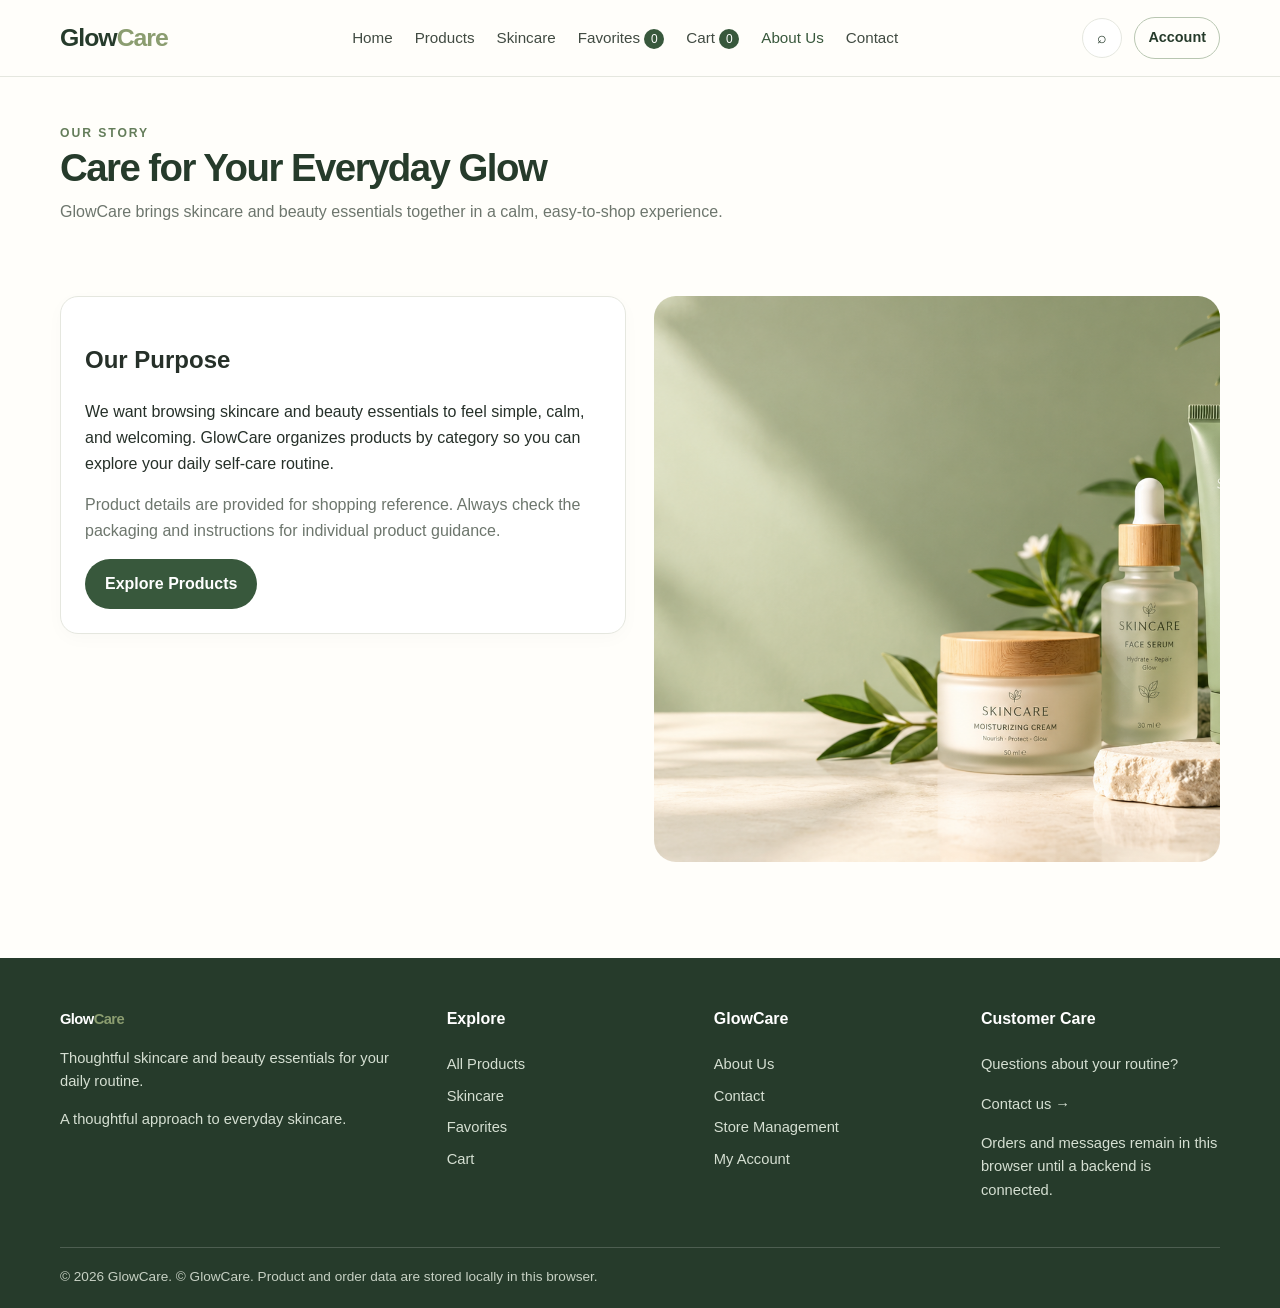
<file: about.html>
<!doctype html>
<html lang="en">

<head>
  <meta charset="utf-8">
  <meta name="viewport" content="width=device-width, initial-scale=1">
  <meta name="description" content="GlowCare premium skincare and beauty essentials.">
  <title>About Us | GlowCare</title>
  <link rel="stylesheet" href="css/style.css">
  <link rel="stylesheet" href="css/responsive.css">
</head>

<body data-page="about">
  <header class="site-header">
    <div class="container navbar">
      <a class="brand" href="index.html" aria-label="GlowCare home">Glow<span>Care</span></a>
      <button class="menu-toggle" type="button" aria-expanded="false" aria-label="Toggle navigation">☰</button>
      <nav class="nav-links" aria-label="Main navigation">
        <a href="index.html">Home</a><a href="products.html">Products</a><a
          href="products.html?category=Skincare">Skincare</a>
        <a href="favorites.html">Favorites <span class="nav-count" data-favorites-count>0</span></a><a
          href="cart.html">Cart <span class="nav-count" data-cart-count>0</span></a>
        <a href="about.html">About Us</a><a href="contact.html">Contact</a>
      </nav>
      <div class="nav-actions"><a class="icon-button" href="products.html" aria-label="Search products">⌕</a><a
          class="button button-secondary button-small" href="account.html">Account</a></div>
    </div>
  </header>

  <main>
    <section class="page-heading">
      <div class="container"><span class="eyebrow">Our story</span>
        <h1>Care for Your Everyday Glow</h1>
        <p>GlowCare brings skincare and beauty essentials together in a calm, easy-to-shop experience.</p>
      </div>
    </section>
    <section class="section">
      <div class="container two-column">
        <div class="content-card">
          <h2>Our Purpose</h2>
          <p>We want browsing skincare and beauty essentials to feel simple, calm, and welcoming. GlowCare organizes
            products by category so you can explore your daily self-care routine.</p>
          <p class="muted">Product details are provided for shopping reference. Always check the packaging and
            instructions for individual product guidance.</p><a class="button button-primary"
            href="products.html">Explore Products</a>
        </div>
        <div class="detail-image"><img src="images/hero-skincare.png" alt="Skincare product arrangement"
            onerror="this.onerror=null;this.src='https://images.unsplash.com/photo-1608248543803-ba4f8c70ae0b?auto=format&fit=crop&w=1000&q=80';">
        </div>
      </div>
    </section>
  </main>

  <footer class="footer">
    <div class="container">
      <div class="footer-grid">
        <div><a class="brand" href="index.html" style="color:white">Glow<span>Care</span></a>
          <p>Thoughtful skincare and beauty essentials for your daily routine.</p>
          <p class="small">A thoughtful approach to everyday skincare.</p>
        </div>
        <div>
          <h4>Explore</h4>
          <div class="footer-links"><a href="products.html">All Products</a><a
              href="products.html?category=Skincare">Skincare</a><a href="favorites.html">Favorites</a><a
              href="cart.html">Cart</a></div>
        </div>
        <div>
          <h4>GlowCare</h4>
          <div class="footer-links"><a href="about.html">About Us</a><a href="contact.html">Contact</a><a
              href="admin.html">Store Management</a><a href="login.html">My Account</a></div>
        </div>
        <div>
          <h4>Customer Care</h4>
          <p>Questions about your routine?</p><a href="contact.html">Contact us →</a>
          <p class="small">Orders and messages remain in this browser until a backend is connected.</p>
        </div>
      </div>
      <div class="footer-bottom">© 2026 GlowCare. © GlowCare. Product and order data are stored locally in this browser.
      </div>
    </div>
  </footer>
  <script src="js/products-data.js"></script>
  <script src="js/utils.js"></script>
  <script src="js/navigation.js"></script>
</body>

</html>
</file>
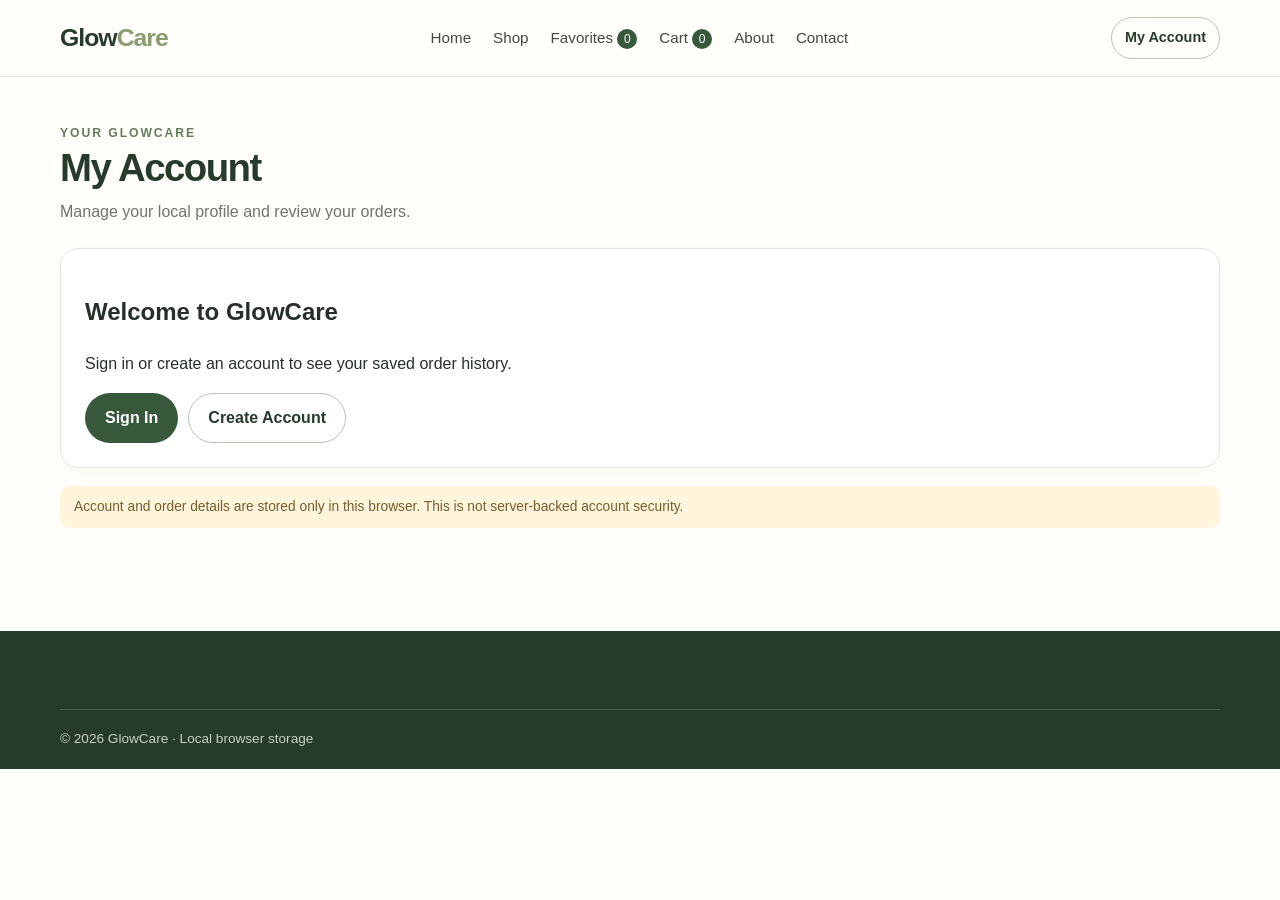
<file: account.html>
<!doctype html>
<html lang="en">

<head>
    <meta charset="utf-8">
    <meta name="viewport" content="width=device-width,initial-scale=1">
    <meta name="description" content="Your GlowCare account and order history.">
    <title>My Account | GlowCare</title>
    <link rel="stylesheet" href="css/style.css">
    <link rel="stylesheet" href="css/responsive.css">
</head>

<body data-page="account">
    <header class="site-header">
        <div class="container navbar"><a class="brand" href="index.html">Glow<span>Care</span></a><button
                class="menu-toggle" type="button" aria-expanded="false" aria-label="Toggle navigation">☰</button>
            <nav class="nav-links" aria-label="Main navigation"><a href="index.html">Home</a><a
                    href="products.html">Shop</a><a href="favorites.html">Favorites <span class="nav-count"
                        data-favorites-count>0</span></a><a href="cart.html">Cart <span class="nav-count"
                        data-cart-count>0</span></a><a href="about.html">About</a><a href="contact.html">Contact</a>
            </nav>
            <div class="nav-actions"><a class="button button-secondary button-small" href="account.html">My Account</a>
            </div>
        </div>
    </header>
    <main>
        <section class="page-heading">
            <div class="container"><span class="eyebrow">Your GlowCare</span>
                <h1>My Account</h1>
                <p>Manage your local profile and review your orders.</p>
            </div>
        </section>
        <section class="page-layout">
            <div class="container">
                <div id="account-content" class="content-card"></div>
                <div class="site-notice" style="margin-top:18px">Account and order details are stored only in this
                    browser. This is not server-backed account security.</div>
            </div>
        </section>
    </main>
    <footer class="footer">
        <div class="container">
            <div class="footer-bottom">© <span data-year></span> GlowCare · Local browser storage</div>
        </div>
    </footer>
    <script src="js/products-data.js"></script>
    <script src="js/utils.js"></script>
    <script src="js/navigation.js"></script>
    <script src="js/account.js"></script>
</body>

</html>
</file>
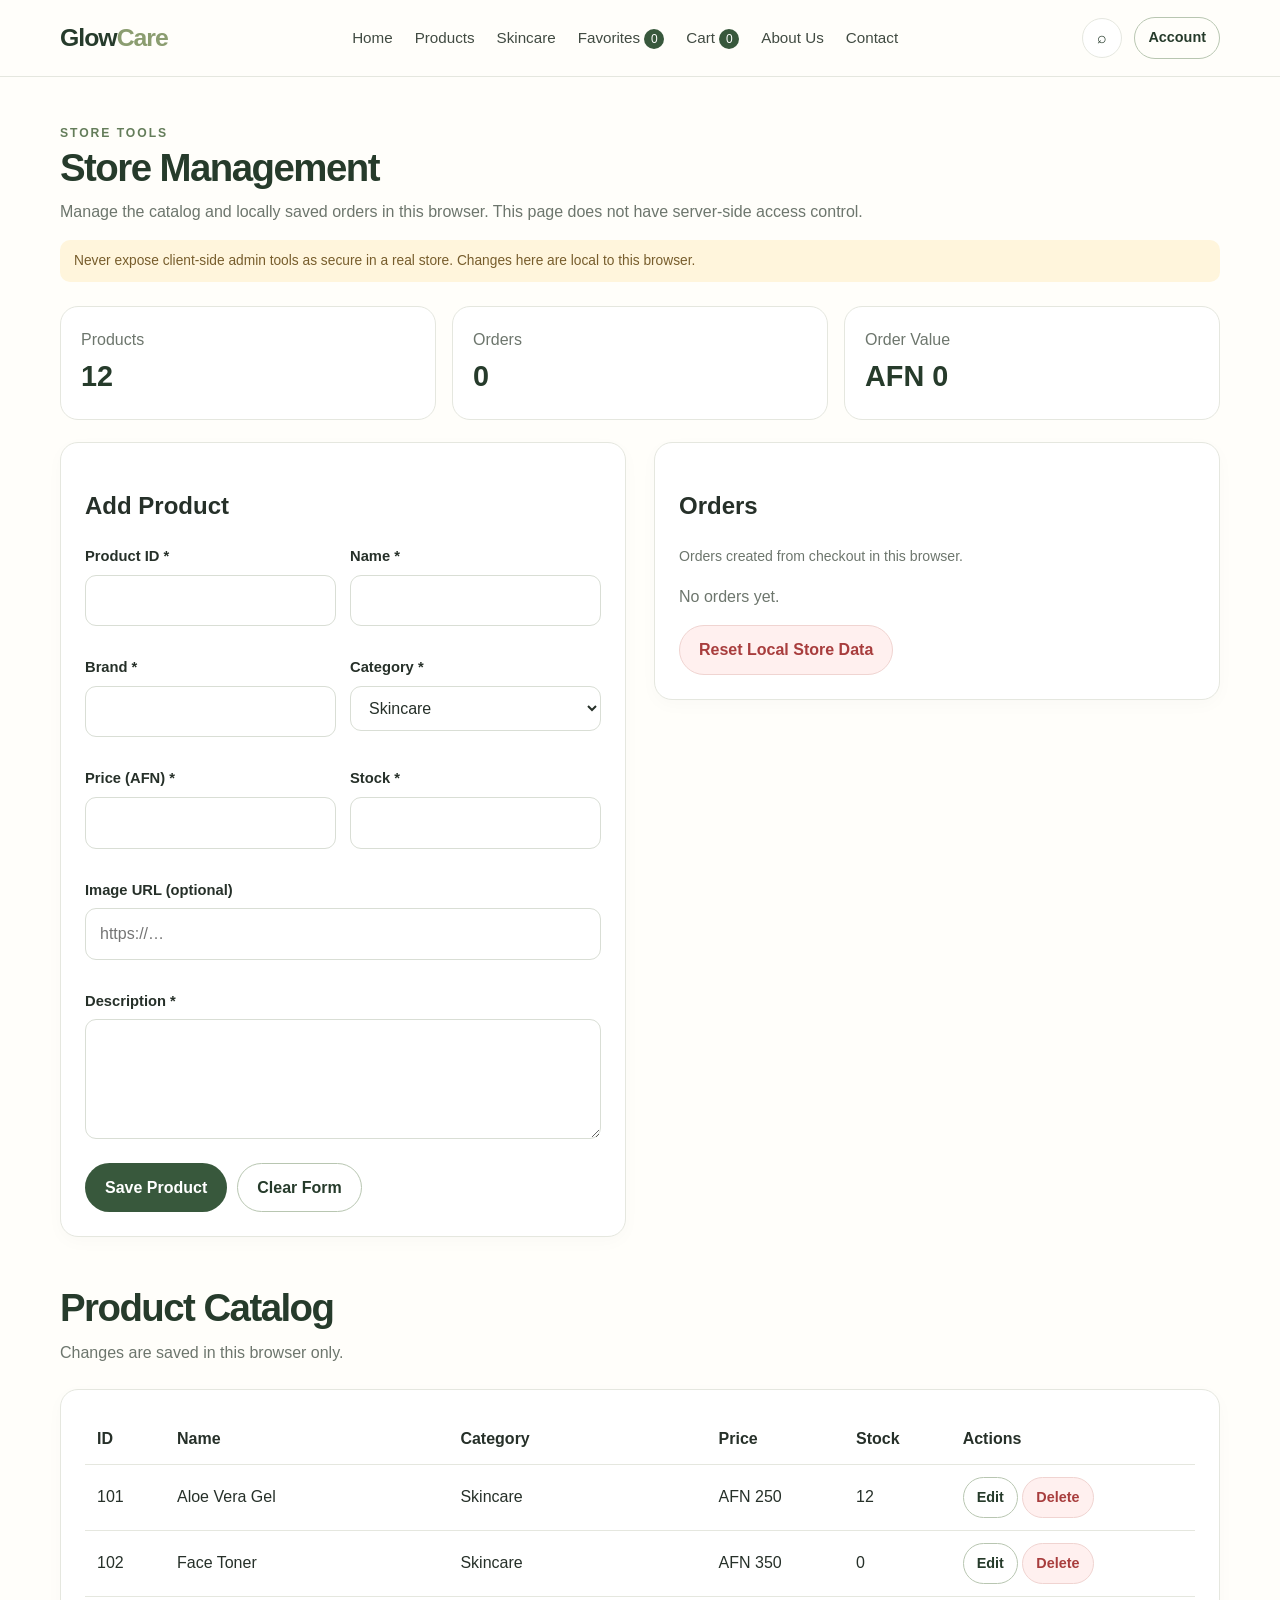
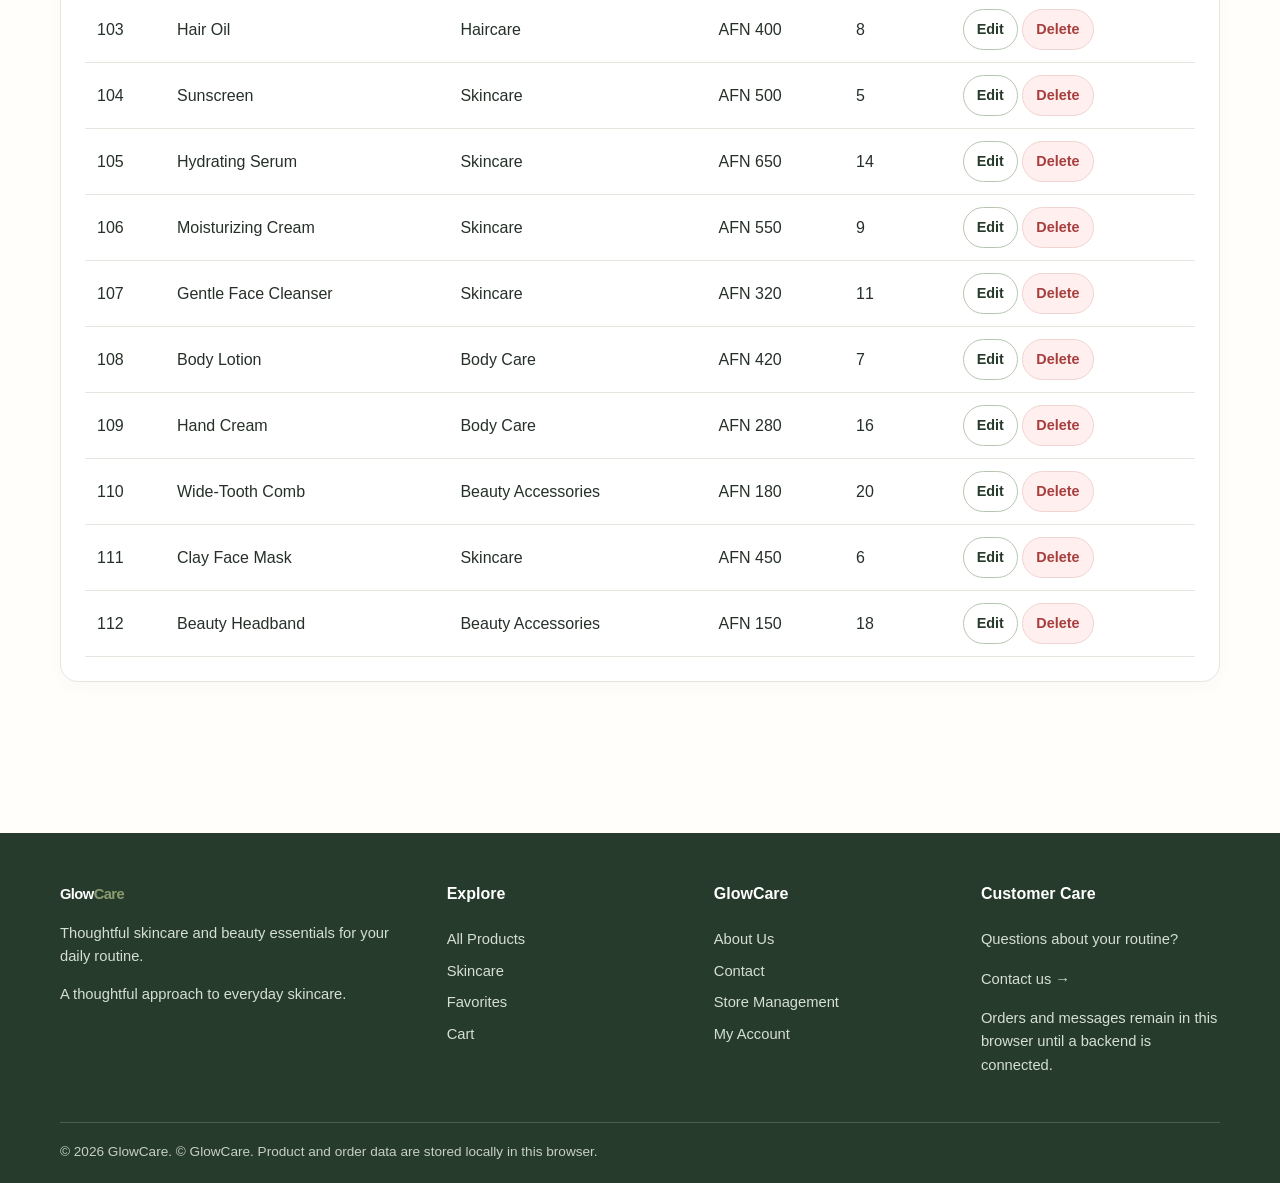
<file: admin.html>
<!doctype html>
<html lang="en">

<head>
  <meta charset="utf-8">
  <meta name="viewport" content="width=device-width, initial-scale=1">
  <meta name="description" content="GlowCare premium skincare and beauty essentials.">
  <title>Store Management | GlowCare</title>
  <link rel="stylesheet" href="css/style.css">
  <link rel="stylesheet" href="css/responsive.css">
  <link rel="stylesheet" href="css/admin.css">
</head>

<body data-page="admin">
  <header class="site-header">
    <div class="container navbar">
      <a class="brand" href="index.html" aria-label="GlowCare home">Glow<span>Care</span></a>
      <button class="menu-toggle" type="button" aria-expanded="false" aria-label="Toggle navigation">☰</button>
      <nav class="nav-links" aria-label="Main navigation">
        <a href="index.html">Home</a><a href="products.html">Products</a><a
          href="products.html?category=Skincare">Skincare</a>
        <a href="favorites.html">Favorites <span class="nav-count" data-favorites-count>0</span></a><a
          href="cart.html">Cart <span class="nav-count" data-cart-count>0</span></a>
        <a href="about.html">About Us</a><a href="contact.html">Contact</a>
      </nav>
      <div class="nav-actions"><a class="icon-button" href="products.html" aria-label="Search products">⌕</a><a
          class="button button-secondary button-small" href="account.html">Account</a></div>
    </div>
  </header>

  <main>
    <section class="page-heading">
      <div class="container"><span class="eyebrow">Store tools</span>
        <h1>Store Management</h1>
        <p>Manage the catalog and locally saved orders in this browser. This page does not have server-side access
          control.</p>
        <div class="site-notice">Never expose client-side admin tools as secure in a real store. Changes here are local
          to this browser.</div>
      </div>
    </section>
    <section class="page-layout">
      <div class="container">
        <div class="admin-stats" id="admin-stats"></div>
        <div class="two-column">
          <form class="content-card" id="admin-product-form">
            <h2 id="admin-form-title">Add Product</h2>
            <div class="admin-form-grid">
              <div class="form-field"><label for="admin-id">Product ID *</label><input id="admin-id" name="id"
                  type="number" min="1" required></div>
              <div class="form-field"><label for="admin-name">Name *</label><input id="admin-name" name="name" required
                  maxlength="100"></div>
              <div class="form-field"><label for="admin-brand">Brand *</label><input id="admin-brand" name="brand"
                  required maxlength="100"></div>
              <div class="form-field"><label for="admin-category">Category *</label><select id="admin-category"
                  name="category" required>
                  <option value="Skincare">Skincare</option>
                  <option value="Haircare">Haircare</option>
                  <option value="Body Care">Body Care</option>
                  <option value="Beauty Accessories">Beauty Accessories</option>
                </select></div>
              <div class="form-field"><label for="admin-price">Price (AFN) *</label><input id="admin-price" name="price"
                  type="number" min="0" step="1" required></div>
              <div class="form-field"><label for="admin-stock">Stock *</label><input id="admin-stock" name="stock"
                  type="number" min="0" step="1" required></div>
              <div class="form-field" style="grid-column:1/-1"><label for="admin-image">Image URL
                  (optional)</label><input id="admin-image" name="image" type="url" placeholder="https://…"></div>
              <div class="form-field" style="grid-column:1/-1"><label for="admin-description">Description
                  *</label><textarea id="admin-description" name="description" required maxlength="500"></textarea>
              </div>
            </div>
            <div class="inline-actions"><button class="button button-primary" type="submit">Save Product</button><button
                class="button button-secondary" type="button" id="admin-clear-form">Clear Form</button></div>
            <div id="admin-message" hidden></div>
          </form>
          <div class="content-card">
            <h2>Orders</h2>
            <p class="muted small">Orders created from checkout in this browser.</p>
            <div id="admin-orders"></div><button class="button button-danger" id="admin-reset" type="button">Reset Local
              Store Data</button>
          </div>
        </div>
        <section class="section">
          <div class="section-heading">
            <div>
              <h2>Product Catalog</h2>
              <p>Changes are saved in this browser only.</p>
            </div>
          </div>
          <div class="content-card table-wrap">
            <table class="admin-table">
              <thead>
                <tr>
                  <th>ID</th>
                  <th>Name</th>
                  <th>Category</th>
                  <th>Price</th>
                  <th>Stock</th>
                  <th>Actions</th>
                </tr>
              </thead>
              <tbody id="admin-products"></tbody>
            </table>
          </div>
        </section>
      </div>
    </section>
  </main>

  <footer class="footer">
    <div class="container">
      <div class="footer-grid">
        <div><a class="brand" href="index.html" style="color:white">Glow<span>Care</span></a>
          <p>Thoughtful skincare and beauty essentials for your daily routine.</p>
          <p class="small">A thoughtful approach to everyday skincare.</p>
        </div>
        <div>
          <h4>Explore</h4>
          <div class="footer-links"><a href="products.html">All Products</a><a
              href="products.html?category=Skincare">Skincare</a><a href="favorites.html">Favorites</a><a
              href="cart.html">Cart</a></div>
        </div>
        <div>
          <h4>GlowCare</h4>
          <div class="footer-links"><a href="about.html">About Us</a><a href="contact.html">Contact</a><a
              href="admin.html">Store Management</a><a href="login.html">My Account</a></div>
        </div>
        <div>
          <h4>Customer Care</h4>
          <p>Questions about your routine?</p><a href="contact.html">Contact us →</a>
          <p class="small">Orders and messages remain in this browser until a backend is connected.</p>
        </div>
      </div>
      <div class="footer-bottom">© 2026 GlowCare. © GlowCare. Product and order data are stored locally in this browser.
      </div>
    </div>
  </footer>
  <script src="js/products-data.js"></script>
  <script src="js/utils.js"></script>
  <script src="js/navigation.js"></script>
  <script src="js/admin.js"></script>
</body>

</html>
</file>
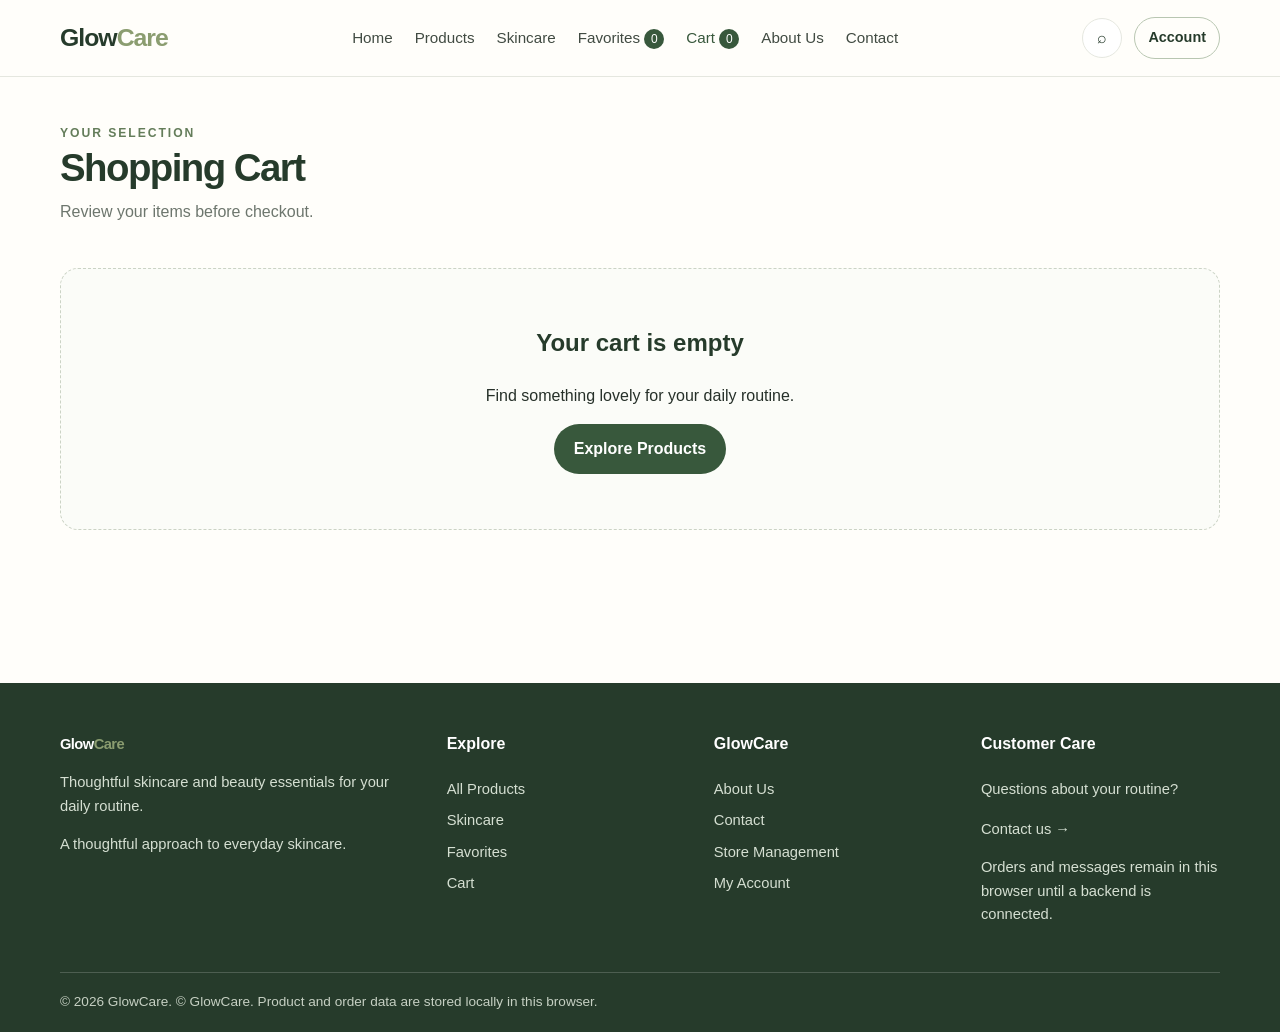
<file: cart.html>
<!doctype html>
<html lang="en">

<head>
  <meta charset="utf-8">
  <meta name="viewport" content="width=device-width, initial-scale=1">
  <meta name="description" content="GlowCare premium skincare and beauty essentials.">
  <title>Shopping Cart | GlowCare</title>
  <link rel="stylesheet" href="css/style.css">
  <link rel="stylesheet" href="css/responsive.css">
  <link rel="stylesheet" href="css/cart.css">
</head>

<body data-page="cart">
  <header class="site-header">
    <div class="container navbar">
      <a class="brand" href="index.html" aria-label="GlowCare home">Glow<span>Care</span></a>
      <button class="menu-toggle" type="button" aria-expanded="false" aria-label="Toggle navigation">☰</button>
      <nav class="nav-links" aria-label="Main navigation">
        <a href="index.html">Home</a><a href="products.html">Products</a><a
          href="products.html?category=Skincare">Skincare</a>
        <a href="favorites.html">Favorites <span class="nav-count" data-favorites-count>0</span></a><a
          href="cart.html">Cart <span class="nav-count" data-cart-count>0</span></a>
        <a href="about.html">About Us</a><a href="contact.html">Contact</a>
      </nav>
      <div class="nav-actions"><a class="icon-button" href="products.html" aria-label="Search products">⌕</a><a
          class="button button-secondary button-small" href="account.html">Account</a></div>
    </div>
  </header>

  <main>
    <section class="page-heading">
      <div class="container"><span class="eyebrow">Your selection</span>
        <h1>Shopping Cart</h1>
        <p>Review your items before checkout.</p>
      </div>
    </section>
    <section class="page-layout">
      <div class="container" id="cart-content"></div>
    </section>
  </main>

  <footer class="footer">
    <div class="container">
      <div class="footer-grid">
        <div><a class="brand" href="index.html" style="color:white">Glow<span>Care</span></a>
          <p>Thoughtful skincare and beauty essentials for your daily routine.</p>
          <p class="small">A thoughtful approach to everyday skincare.</p>
        </div>
        <div>
          <h4>Explore</h4>
          <div class="footer-links"><a href="products.html">All Products</a><a
              href="products.html?category=Skincare">Skincare</a><a href="favorites.html">Favorites</a><a
              href="cart.html">Cart</a></div>
        </div>
        <div>
          <h4>GlowCare</h4>
          <div class="footer-links"><a href="about.html">About Us</a><a href="contact.html">Contact</a><a
              href="admin.html">Store Management</a><a href="login.html">My Account</a></div>
        </div>
        <div>
          <h4>Customer Care</h4>
          <p>Questions about your routine?</p><a href="contact.html">Contact us →</a>
          <p class="small">Orders and messages remain in this browser until a backend is connected.</p>
        </div>
      </div>
      <div class="footer-bottom">© 2026 GlowCare. © GlowCare. Product and order data are stored locally in this browser.
      </div>
    </div>
  </footer>
  <script src="js/products-data.js"></script>
  <script src="js/utils.js"></script>
  <script src="js/navigation.js"></script>
  <script src="js/cart.js"></script>
</body>

</html>
</file>
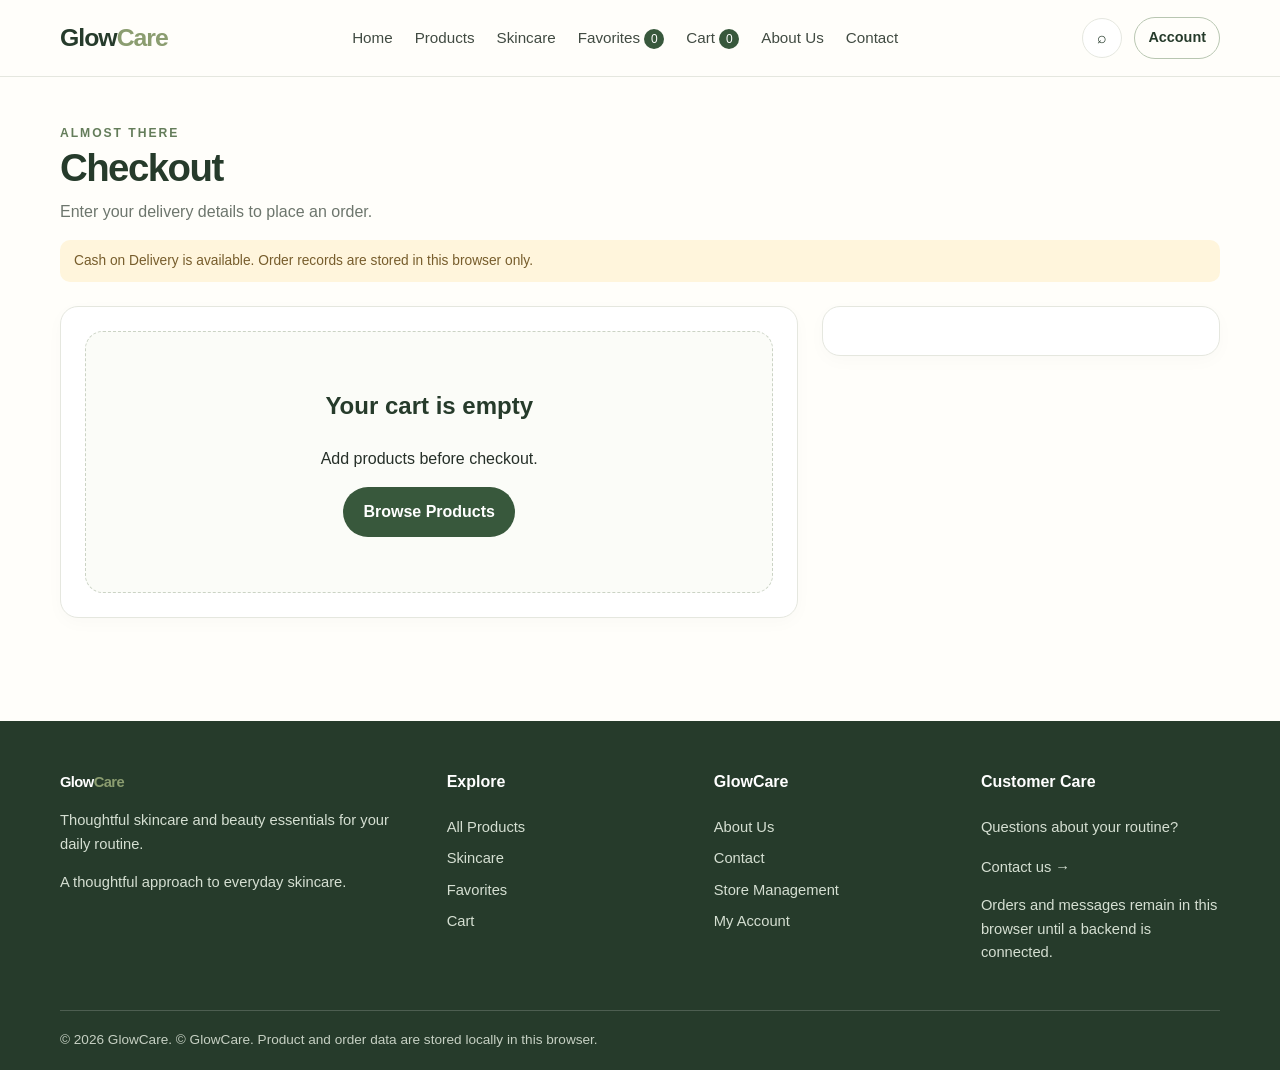
<file: checkout.html>
<!doctype html>
<html lang="en">

<head>
  <meta charset="utf-8">
  <meta name="viewport" content="width=device-width, initial-scale=1">
  <meta name="description" content="GlowCare premium skincare and beauty essentials.">
  <title>Checkout | GlowCare</title>
  <link rel="stylesheet" href="css/style.css">
  <link rel="stylesheet" href="css/responsive.css">
  <link rel="stylesheet" href="css/cart.css">
</head>

<body data-page="checkout">
  <header class="site-header">
    <div class="container navbar">
      <a class="brand" href="index.html" aria-label="GlowCare home">Glow<span>Care</span></a>
      <button class="menu-toggle" type="button" aria-expanded="false" aria-label="Toggle navigation">☰</button>
      <nav class="nav-links" aria-label="Main navigation">
        <a href="index.html">Home</a><a href="products.html">Products</a><a
          href="products.html?category=Skincare">Skincare</a>
        <a href="favorites.html">Favorites <span class="nav-count" data-favorites-count>0</span></a><a
          href="cart.html">Cart <span class="nav-count" data-cart-count>0</span></a>
        <a href="about.html">About Us</a><a href="contact.html">Contact</a>
      </nav>
      <div class="nav-actions"><a class="icon-button" href="products.html" aria-label="Search products">⌕</a><a
          class="button button-secondary button-small" href="account.html">Account</a></div>
    </div>
  </header>

  <main>
    <section class="page-heading">
      <div class="container"><span class="eyebrow">Almost there</span>
        <h1>Checkout</h1>
        <p>Enter your delivery details to place an order.</p>
        <div class="site-notice">Cash on Delivery is available. Order records are stored in this browser only.</div>
      </div>
    </section>
    <section class="page-layout">
      <div class="container checkout-layout">
        <form class="content-card" id="checkout-form">
          <h2>Delivery Information</h2>
          <div class="form-field"><label for="customer-name">Full name *</label><input id="customer-name" name="name"
              autocomplete="name" required minlength="2" maxlength="100"></div>
          <div class="form-field"><label for="customer-phone">Phone number *</label><input id="customer-phone"
              name="phone" autocomplete="tel" required minlength="6" maxlength="25" pattern="[0-9+() -]{6,25}"
              title="Enter a valid phone number using digits and common phone symbols."></div>
          <div class="form-field"><label for="customer-email">Email (optional)</label><input id="customer-email"
              name="email" type="email" autocomplete="email"></div>
          <div class="form-field"><label for="customer-address">Delivery address *</label><textarea
              id="customer-address" name="address" required minlength="5" maxlength="300"
              autocomplete="street-address"></textarea></div>
          <div class="form-field"><label for="customer-city">City / Province *</label><input id="customer-city"
              name="city" required minlength="2" maxlength="100" autocomplete="address-level2"></div>
          <div class="form-field"><label for="customer-notes">Order notes (optional)</label><textarea
              id="customer-notes" name="notes" maxlength="500"></textarea></div>
          <div class="form-field"><label for="payment-method">Payment method</label><select id="payment-method"
              name="payment">
              <option value="cod">Cash on Delivery</option>
            </select><small class="muted">No real payment is processed.</small></div>
          <div id="checkout-message" hidden></div><button class="button button-primary" type="submit">Place
            Order</button>
        </form>
        <aside class="content-card" id="checkout-summary">
          <h2>Order Summary</h2>
        </aside>
      </div>
    </section>
  </main>

  <footer class="footer">
    <div class="container">
      <div class="footer-grid">
        <div><a class="brand" href="index.html" style="color:white">Glow<span>Care</span></a>
          <p>Thoughtful skincare and beauty essentials for your daily routine.</p>
          <p class="small">A thoughtful approach to everyday skincare.</p>
        </div>
        <div>
          <h4>Explore</h4>
          <div class="footer-links"><a href="products.html">All Products</a><a
              href="products.html?category=Skincare">Skincare</a><a href="favorites.html">Favorites</a><a
              href="cart.html">Cart</a></div>
        </div>
        <div>
          <h4>GlowCare</h4>
          <div class="footer-links"><a href="about.html">About Us</a><a href="contact.html">Contact</a><a
              href="admin.html">Store Management</a><a href="login.html">My Account</a></div>
        </div>
        <div>
          <h4>Customer Care</h4>
          <p>Questions about your routine?</p><a href="contact.html">Contact us →</a>
          <p class="small">Orders and messages remain in this browser until a backend is connected.</p>
        </div>
      </div>
      <div class="footer-bottom">© 2026 GlowCare. © GlowCare. Product and order data are stored locally in this browser.
      </div>
    </div>
  </footer>
  <script src="js/products-data.js"></script>
  <script src="js/utils.js"></script>
  <script src="js/navigation.js"></script>
  <script src="js/checkout.js"></script>
</body>

</html>
</file>
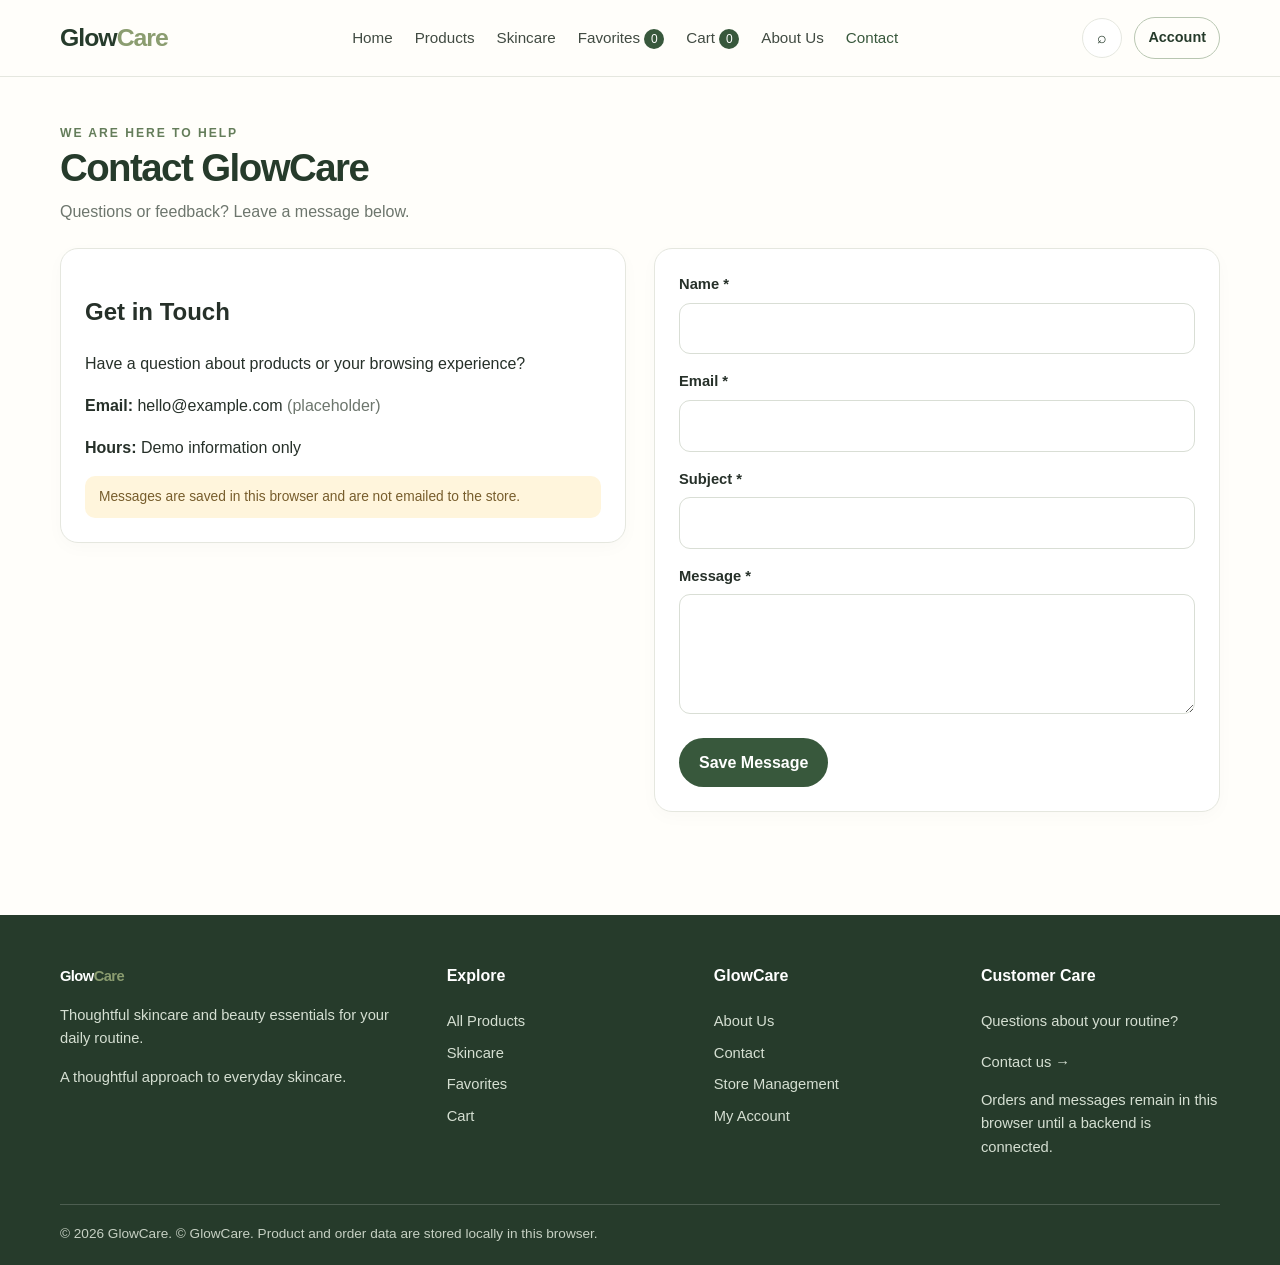
<file: contact.html>
<!doctype html>
<html lang="en">

<head>
  <meta charset="utf-8">
  <meta name="viewport" content="width=device-width, initial-scale=1">
  <meta name="description" content="GlowCare premium skincare and beauty essentials.">
  <title>Contact | GlowCare</title>
  <link rel="stylesheet" href="css/style.css">
  <link rel="stylesheet" href="css/responsive.css">
</head>

<body data-page="contact">
  <header class="site-header">
    <div class="container navbar">
      <a class="brand" href="index.html" aria-label="GlowCare home">Glow<span>Care</span></a>
      <button class="menu-toggle" type="button" aria-expanded="false" aria-label="Toggle navigation">☰</button>
      <nav class="nav-links" aria-label="Main navigation">
        <a href="index.html">Home</a><a href="products.html">Products</a><a
          href="products.html?category=Skincare">Skincare</a>
        <a href="favorites.html">Favorites <span class="nav-count" data-favorites-count>0</span></a><a
          href="cart.html">Cart <span class="nav-count" data-cart-count>0</span></a>
        <a href="about.html">About Us</a><a href="contact.html">Contact</a>
      </nav>
      <div class="nav-actions"><a class="icon-button" href="products.html" aria-label="Search products">⌕</a><a
          class="button button-secondary button-small" href="account.html">Account</a></div>
    </div>
  </header>

  <main>
    <section class="page-heading">
      <div class="container"><span class="eyebrow">We are here to help</span>
        <h1>Contact GlowCare</h1>
        <p>Questions or feedback? Leave a message below.</p>
      </div>
    </section>
    <section class="page-layout">
      <div class="container two-column">
        <div class="content-card">
          <h2>Get in Touch</h2>
          <p>Have a question about products or your browsing experience?</p>
          <p><strong>Email:</strong> hello@example.com <span class="muted">(placeholder)</span></p>
          <p><strong>Hours:</strong> Demo information only</p>
          <div class="site-notice">Messages are saved in this browser and are not emailed to the store.</div>
        </div>
        <form class="content-card" id="contact-form">
          <div class="form-field"><label for="contact-name">Name *</label><input id="contact-name" name="name" required
              minlength="2" maxlength="100"></div>
          <div class="form-field"><label for="contact-email">Email *</label><input id="contact-email" name="email"
              type="email" required></div>
          <div class="form-field"><label for="contact-subject">Subject *</label><input id="contact-subject"
              name="subject" required maxlength="120"></div>
          <div class="form-field"><label for="contact-text">Message *</label><textarea id="contact-text" name="message"
              required minlength="10" maxlength="1000"></textarea></div>
          <div id="contact-message" hidden></div><button class="button button-primary" type="submit">Save
            Message</button>
        </form>
      </div>
    </section>
  </main>

  <footer class="footer">
    <div class="container">
      <div class="footer-grid">
        <div><a class="brand" href="index.html" style="color:white">Glow<span>Care</span></a>
          <p>Thoughtful skincare and beauty essentials for your daily routine.</p>
          <p class="small">A thoughtful approach to everyday skincare.</p>
        </div>
        <div>
          <h4>Explore</h4>
          <div class="footer-links"><a href="products.html">All Products</a><a
              href="products.html?category=Skincare">Skincare</a><a href="favorites.html">Favorites</a><a
              href="cart.html">Cart</a></div>
        </div>
        <div>
          <h4>GlowCare</h4>
          <div class="footer-links"><a href="about.html">About Us</a><a href="contact.html">Contact</a><a
              href="admin.html">Store Management</a><a href="login.html">My Account</a></div>
        </div>
        <div>
          <h4>Customer Care</h4>
          <p>Questions about your routine?</p><a href="contact.html">Contact us →</a>
          <p class="small">Orders and messages remain in this browser until a backend is connected.</p>
        </div>
      </div>
      <div class="footer-bottom">© 2026 GlowCare. © GlowCare. Product and order data are stored locally in this browser.
      </div>
    </div>
  </footer>
  <script src="js/products-data.js"></script>
  <script src="js/utils.js"></script>
  <script src="js/navigation.js"></script>
  <script src="js/contact.js"></script>
</body>

</html>
</file>
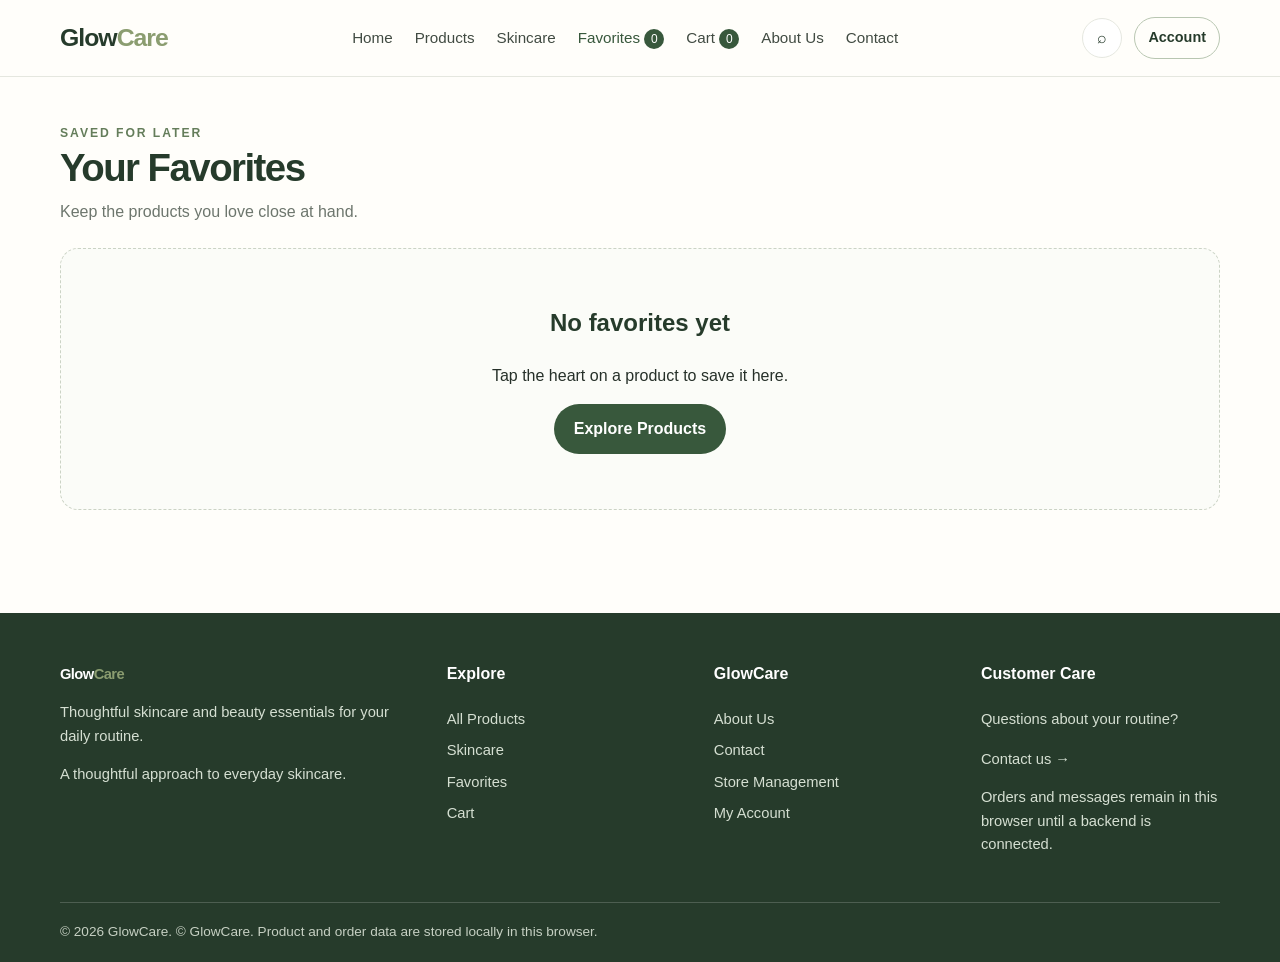
<file: favorites.html>
<!doctype html>
<html lang="en">

<head>
  <meta charset="utf-8">
  <meta name="viewport" content="width=device-width, initial-scale=1">
  <meta name="description" content="GlowCare premium skincare and beauty essentials.">
  <title>Favorites | GlowCare</title>
  <link rel="stylesheet" href="css/style.css">
  <link rel="stylesheet" href="css/responsive.css">
</head>

<body data-page="favorites">
  <header class="site-header">
    <div class="container navbar">
      <a class="brand" href="index.html" aria-label="GlowCare home">Glow<span>Care</span></a>
      <button class="menu-toggle" type="button" aria-expanded="false" aria-label="Toggle navigation">☰</button>
      <nav class="nav-links" aria-label="Main navigation">
        <a href="index.html">Home</a><a href="products.html">Products</a><a
          href="products.html?category=Skincare">Skincare</a>
        <a href="favorites.html">Favorites <span class="nav-count" data-favorites-count>0</span></a><a
          href="cart.html">Cart <span class="nav-count" data-cart-count>0</span></a>
        <a href="about.html">About Us</a><a href="contact.html">Contact</a>
      </nav>
      <div class="nav-actions"><a class="icon-button" href="products.html" aria-label="Search products">⌕</a><a
          class="button button-secondary button-small" href="account.html">Account</a></div>
    </div>
  </header>

  <main>
    <section class="page-heading">
      <div class="container"><span class="eyebrow">Saved for later</span>
        <h1>Your Favorites</h1>
        <p>Keep the products you love close at hand.</p>
      </div>
    </section>
    <section class="page-layout">
      <div class="container">
        <div class="product-grid" id="favorites-grid"></div>
        <div class="empty-state" id="favorites-empty" hidden>
          <h2>No favorites yet</h2>
          <p>Tap the heart on a product to save it here.</p><a class="button button-primary"
            href="products.html">Explore Products</a>
        </div>
      </div>
    </section>
  </main>

  <footer class="footer">
    <div class="container">
      <div class="footer-grid">
        <div><a class="brand" href="index.html" style="color:white">Glow<span>Care</span></a>
          <p>Thoughtful skincare and beauty essentials for your daily routine.</p>
          <p class="small">A thoughtful approach to everyday skincare.</p>
        </div>
        <div>
          <h4>Explore</h4>
          <div class="footer-links"><a href="products.html">All Products</a><a
              href="products.html?category=Skincare">Skincare</a><a href="favorites.html">Favorites</a><a
              href="cart.html">Cart</a></div>
        </div>
        <div>
          <h4>GlowCare</h4>
          <div class="footer-links"><a href="about.html">About Us</a><a href="contact.html">Contact</a><a
              href="admin.html">Store Management</a><a href="login.html">My Account</a></div>
        </div>
        <div>
          <h4>Customer Care</h4>
          <p>Questions about your routine?</p><a href="contact.html">Contact us →</a>
          <p class="small">Orders and messages remain in this browser until a backend is connected.</p>
        </div>
      </div>
      <div class="footer-bottom">© 2026 GlowCare. © GlowCare. Product and order data are stored locally in this browser.
      </div>
    </div>
  </footer>
  <script src="js/products-data.js"></script>
  <script src="js/utils.js"></script>
  <script src="js/navigation.js"></script>
  <script src="js/favorites.js"></script>
</body>

</html>
</file>
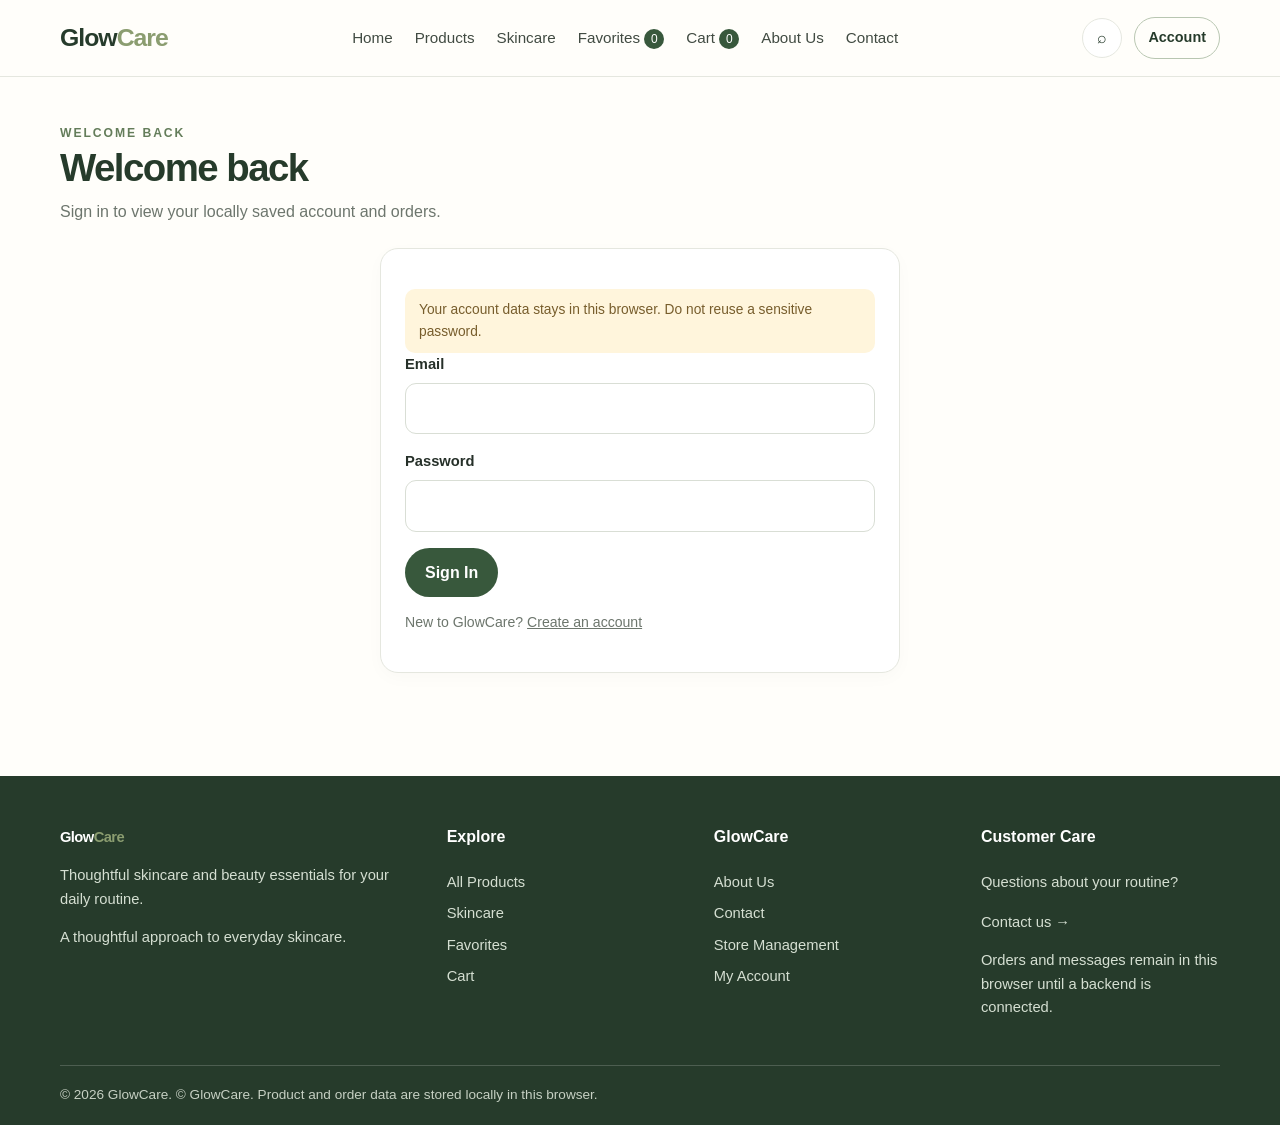
<file: login.html>
<!doctype html>
<html lang="en">

<head>
  <meta charset="utf-8">
  <meta name="viewport" content="width=device-width, initial-scale=1">
  <meta name="description" content="GlowCare premium skincare and beauty essentials.">
  <title>Sign In | GlowCare</title>
  <link rel="stylesheet" href="css/style.css">
  <link rel="stylesheet" href="css/responsive.css">
</head>

<body data-page="login">
  <header class="site-header">
    <div class="container navbar">
      <a class="brand" href="index.html" aria-label="GlowCare home">Glow<span>Care</span></a>
      <button class="menu-toggle" type="button" aria-expanded="false" aria-label="Toggle navigation">☰</button>
      <nav class="nav-links" aria-label="Main navigation">
        <a href="index.html">Home</a><a href="products.html">Products</a><a
          href="products.html?category=Skincare">Skincare</a>
        <a href="favorites.html">Favorites <span class="nav-count" data-favorites-count>0</span></a><a
          href="cart.html">Cart <span class="nav-count" data-cart-count>0</span></a>
        <a href="about.html">About Us</a><a href="contact.html">Contact</a>
      </nav>
      <div class="nav-actions"><a class="icon-button" href="products.html" aria-label="Search products">⌕</a><a
          class="button button-secondary button-small" href="account.html">Account</a></div>
    </div>
  </header>

  <main>
    <section class="page-heading">
      <div class="container"><span class="eyebrow">Welcome back</span>
        <h1>Welcome back</h1>
        <p>Sign in to view your locally saved account and orders.</p>
      </div>
    </section>
    <section class="page-layout">
      <div class="container">
        <form class="content-card" style="max-width:520px;margin:auto" data-demo-auth>
          <div class="site-notice">Your account data stays in this browser. Do not reuse a sensitive password.</div>
          <div class="form-field"><label for="login-email">Email</label><input id="login-email" name="email"
              type="email" required autocomplete="email"></div>
          <div class="form-field"><label for="login-password">Password</label><input id="login-password" name="password"
              type="password" required minlength="8" autocomplete="current-password"></div>
          <div data-auth-message hidden></div><button class="button button-primary" type="submit">Sign In</button>
          <p class="small muted">New to GlowCare? <a href="register.html"><u>Create an account</u></a></p>
        </form>
      </div>
    </section>
  </main>

  <footer class="footer">
    <div class="container">
      <div class="footer-grid">
        <div><a class="brand" href="index.html" style="color:white">Glow<span>Care</span></a>
          <p>Thoughtful skincare and beauty essentials for your daily routine.</p>
          <p class="small">A thoughtful approach to everyday skincare.</p>
        </div>
        <div>
          <h4>Explore</h4>
          <div class="footer-links"><a href="products.html">All Products</a><a
              href="products.html?category=Skincare">Skincare</a><a href="favorites.html">Favorites</a><a
              href="cart.html">Cart</a></div>
        </div>
        <div>
          <h4>GlowCare</h4>
          <div class="footer-links"><a href="about.html">About Us</a><a href="contact.html">Contact</a><a
              href="admin.html">Store Management</a><a href="login.html">My Account</a></div>
        </div>
        <div>
          <h4>Customer Care</h4>
          <p>Questions about your routine?</p><a href="contact.html">Contact us →</a>
          <p class="small">Orders and messages remain in this browser until a backend is connected.</p>
        </div>
      </div>
      <div class="footer-bottom">© 2026 GlowCare. © GlowCare. Product and order data are stored locally in this browser.
      </div>
    </div>
  </footer>
  <script src="js/products-data.js"></script>
  <script src="js/utils.js"></script>
  <script src="js/navigation.js"></script>
  <script src="js/auth.js"></script>
</body>

</html>
</file>
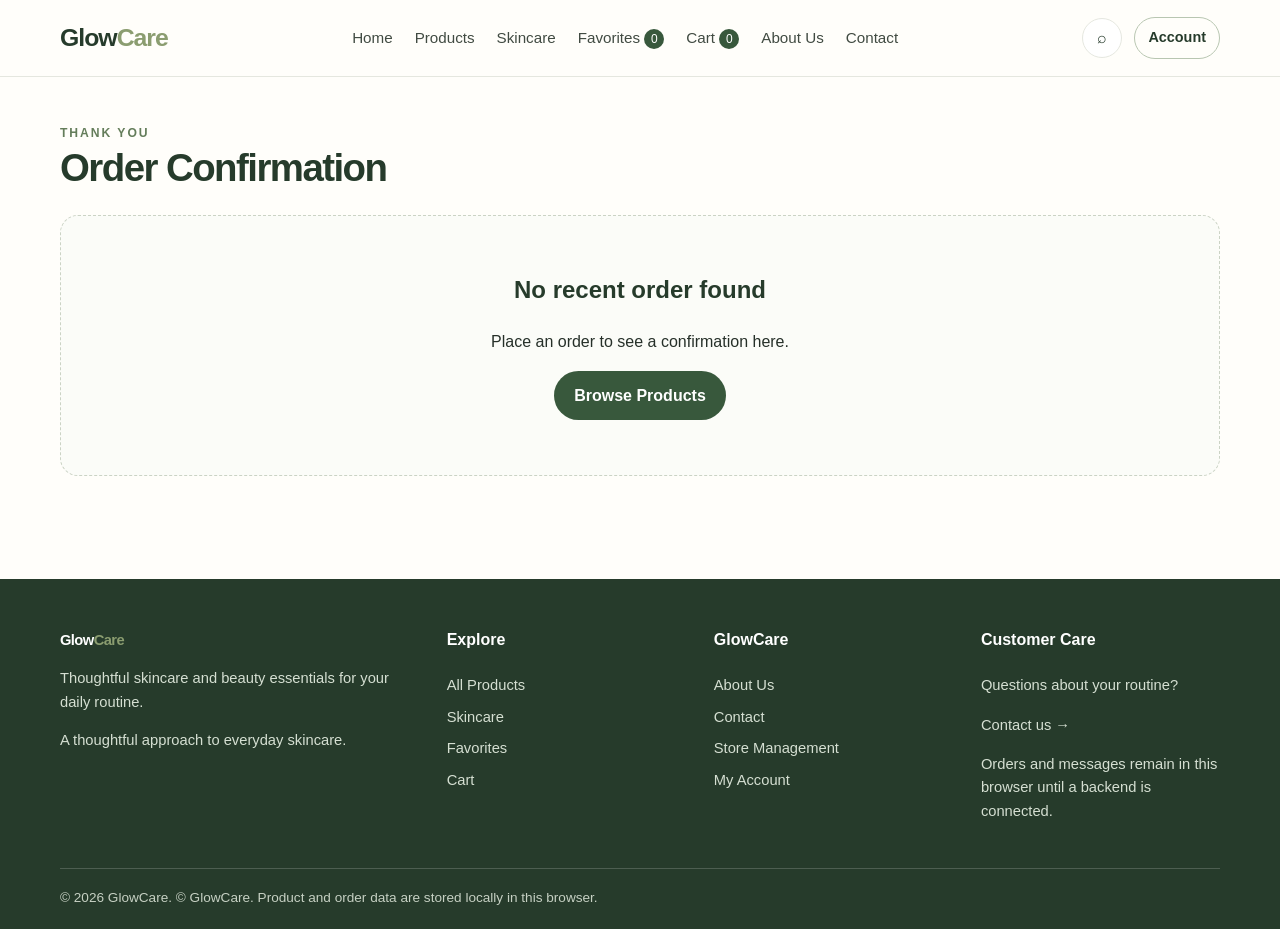
<file: order-success.html>
<!doctype html>
<html lang="en">

<head>
  <meta charset="utf-8">
  <meta name="viewport" content="width=device-width, initial-scale=1">
  <meta name="description" content="GlowCare premium skincare and beauty essentials.">
  <title>Order Confirmation | GlowCare</title>
  <link rel="stylesheet" href="css/style.css">
  <link rel="stylesheet" href="css/responsive.css">
</head>

<body data-page="order-success">
  <header class="site-header">
    <div class="container navbar">
      <a class="brand" href="index.html" aria-label="GlowCare home">Glow<span>Care</span></a>
      <button class="menu-toggle" type="button" aria-expanded="false" aria-label="Toggle navigation">☰</button>
      <nav class="nav-links" aria-label="Main navigation">
        <a href="index.html">Home</a><a href="products.html">Products</a><a
          href="products.html?category=Skincare">Skincare</a>
        <a href="favorites.html">Favorites <span class="nav-count" data-favorites-count>0</span></a><a
          href="cart.html">Cart <span class="nav-count" data-cart-count>0</span></a>
        <a href="about.html">About Us</a><a href="contact.html">Contact</a>
      </nav>
      <div class="nav-actions"><a class="icon-button" href="products.html" aria-label="Search products">⌕</a><a
          class="button button-secondary button-small" href="account.html">Account</a></div>
    </div>
  </header>

  <main>
    <section class="page-heading">
      <div class="container"><span class="eyebrow">Thank you</span>
        <h1>Order Confirmation</h1>
      </div>
    </section>
    <section class="page-layout">
      <div class="container" id="order-confirmation"></div>
    </section>
  </main>

  <footer class="footer">
    <div class="container">
      <div class="footer-grid">
        <div><a class="brand" href="index.html" style="color:white">Glow<span>Care</span></a>
          <p>Thoughtful skincare and beauty essentials for your daily routine.</p>
          <p class="small">A thoughtful approach to everyday skincare.</p>
        </div>
        <div>
          <h4>Explore</h4>
          <div class="footer-links"><a href="products.html">All Products</a><a
              href="products.html?category=Skincare">Skincare</a><a href="favorites.html">Favorites</a><a
              href="cart.html">Cart</a></div>
        </div>
        <div>
          <h4>GlowCare</h4>
          <div class="footer-links"><a href="about.html">About Us</a><a href="contact.html">Contact</a><a
              href="admin.html">Store Management</a><a href="login.html">My Account</a></div>
        </div>
        <div>
          <h4>Customer Care</h4>
          <p>Questions about your routine?</p><a href="contact.html">Contact us →</a>
          <p class="small">Orders and messages remain in this browser until a backend is connected.</p>
        </div>
      </div>
      <div class="footer-bottom">© 2026 GlowCare. © GlowCare. Product and order data are stored locally in this browser.
      </div>
    </div>
  </footer>
  <script src="js/products-data.js"></script>
  <script src="js/utils.js"></script>
  <script src="js/navigation.js"></script>
  <script src="js/order-success.js"></script>
</body>

</html>
</file>
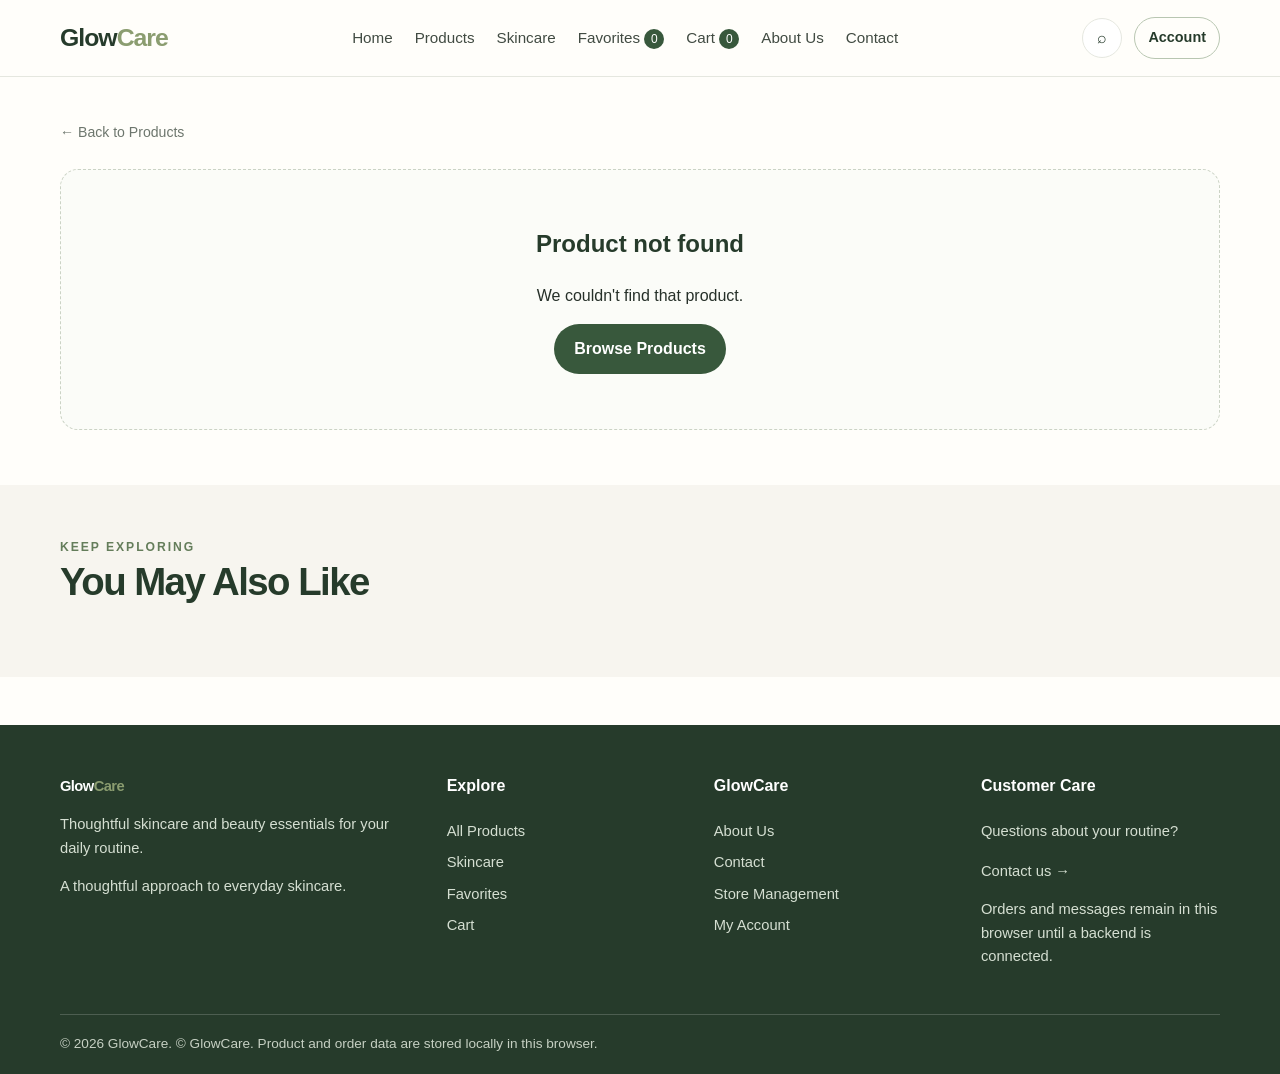
<file: product-details.html>
<!doctype html>
<html lang="en">

<head>
  <meta charset="utf-8">
  <meta name="viewport" content="width=device-width, initial-scale=1">
  <meta name="description" content="GlowCare premium skincare and beauty essentials.">
  <title>Product Details | GlowCare</title>
  <link rel="stylesheet" href="css/style.css">
  <link rel="stylesheet" href="css/responsive.css">
</head>

<body data-page="product-details">
  <header class="site-header">
    <div class="container navbar">
      <a class="brand" href="index.html" aria-label="GlowCare home">Glow<span>Care</span></a>
      <button class="menu-toggle" type="button" aria-expanded="false" aria-label="Toggle navigation">☰</button>
      <nav class="nav-links" aria-label="Main navigation">
        <a href="index.html">Home</a><a href="products.html">Products</a><a
          href="products.html?category=Skincare">Skincare</a>
        <a href="favorites.html">Favorites <span class="nav-count" data-favorites-count>0</span></a><a
          href="cart.html">Cart <span class="nav-count" data-cart-count>0</span></a>
        <a href="about.html">About Us</a><a href="contact.html">Contact</a>
      </nav>
      <div class="nav-actions"><a class="icon-button" href="products.html" aria-label="Search products">⌕</a><a
          class="button button-secondary button-small" href="account.html">Account</a></div>
    </div>
  </header>

  <main>
    <section class="page-heading">
      <div class="container"><a class="muted small" href="products.html">← Back to Products</a></div>
    </section>
    <section class="page-layout">
      <div class="container">
        <div id="product-detail"></div>
      </div>
    </section>
    <section class="section section-soft">
      <div class="container">
        <div class="section-heading">
          <div><span class="eyebrow">Keep exploring</span>
            <h2>You May Also Like</h2>
          </div>
        </div>
        <div class="product-grid" id="related-products"></div>
      </div>
    </section>
  </main>

  <footer class="footer">
    <div class="container">
      <div class="footer-grid">
        <div><a class="brand" href="index.html" style="color:white">Glow<span>Care</span></a>
          <p>Thoughtful skincare and beauty essentials for your daily routine.</p>
          <p class="small">A thoughtful approach to everyday skincare.</p>
        </div>
        <div>
          <h4>Explore</h4>
          <div class="footer-links"><a href="products.html">All Products</a><a
              href="products.html?category=Skincare">Skincare</a><a href="favorites.html">Favorites</a><a
              href="cart.html">Cart</a></div>
        </div>
        <div>
          <h4>GlowCare</h4>
          <div class="footer-links"><a href="about.html">About Us</a><a href="contact.html">Contact</a><a
              href="admin.html">Store Management</a><a href="login.html">My Account</a></div>
        </div>
        <div>
          <h4>Customer Care</h4>
          <p>Questions about your routine?</p><a href="contact.html">Contact us →</a>
          <p class="small">Orders and messages remain in this browser until a backend is connected.</p>
        </div>
      </div>
      <div class="footer-bottom">© 2026 GlowCare. © GlowCare. Product and order data are stored locally in this browser.
      </div>
    </div>
  </footer>
  <script src="js/products-data.js"></script>
  <script src="js/utils.js"></script>
  <script src="js/navigation.js"></script>
  <script src="js/product-details.js"></script>
</body>

</html>
</file>
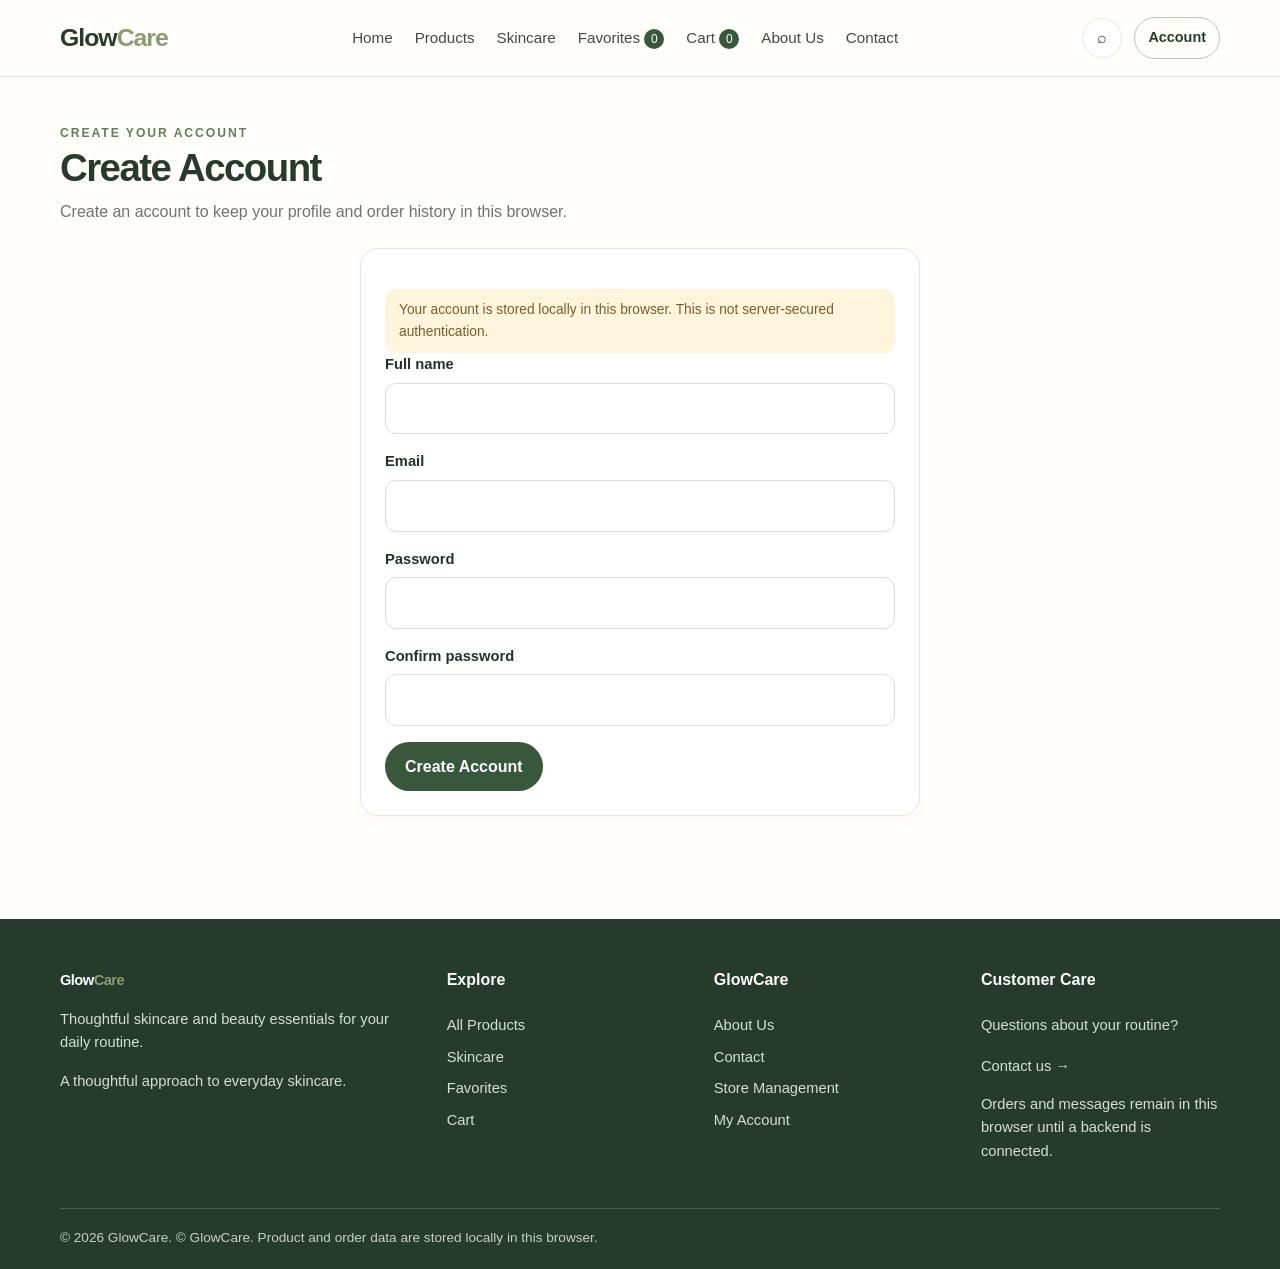
<file: register.html>
<!doctype html>
<html lang="en">

<head>
  <meta charset="utf-8">
  <meta name="viewport" content="width=device-width, initial-scale=1">
  <meta name="description" content="GlowCare premium skincare and beauty essentials.">
  <title>Create Account | GlowCare</title>
  <link rel="stylesheet" href="css/style.css">
  <link rel="stylesheet" href="css/responsive.css">
</head>

<body data-page="register">
  <header class="site-header">
    <div class="container navbar">
      <a class="brand" href="index.html" aria-label="GlowCare home">Glow<span>Care</span></a>
      <button class="menu-toggle" type="button" aria-expanded="false" aria-label="Toggle navigation">☰</button>
      <nav class="nav-links" aria-label="Main navigation">
        <a href="index.html">Home</a><a href="products.html">Products</a><a
          href="products.html?category=Skincare">Skincare</a>
        <a href="favorites.html">Favorites <span class="nav-count" data-favorites-count>0</span></a><a
          href="cart.html">Cart <span class="nav-count" data-cart-count>0</span></a>
        <a href="about.html">About Us</a><a href="contact.html">Contact</a>
      </nav>
      <div class="nav-actions"><a class="icon-button" href="products.html" aria-label="Search products">⌕</a><a
          class="button button-secondary button-small" href="account.html">Account</a></div>
    </div>
  </header>

  <main>
    <section class="page-heading">
      <div class="container"><span class="eyebrow">Create your account</span>
        <h1>Create Account</h1>
        <p>Create an account to keep your profile and order history in this browser.</p>
      </div>
    </section>
    <section class="page-layout">
      <div class="container">
        <form class="content-card" style="max-width:560px;margin:auto" data-demo-auth>
          <div class="site-notice">Your account is stored locally in this browser. This is not server-secured
            authentication.</div>
          <div class="form-field"><label for="reg-name">Full name</label><input id="reg-name" name="name" required
              minlength="2" maxlength="100" autocomplete="name"></div>
          <div class="form-field"><label for="reg-email">Email</label><input id="reg-email" name="email" type="email"
              required autocomplete="email"></div>
          <div class="form-field"><label for="reg-password">Password</label><input id="reg-password" name="password"
              type="password" required minlength="8" autocomplete="new-password"></div>
          <div class="form-field"><label for="reg-confirm">Confirm password</label><input id="reg-confirm"
              name="confirmPassword" type="password" required minlength="8" autocomplete="new-password"></div>
          <div data-auth-message hidden></div><button class="button button-primary" type="submit">Create
            Account</button>
        </form>
      </div>
    </section>
  </main>

  <footer class="footer">
    <div class="container">
      <div class="footer-grid">
        <div><a class="brand" href="index.html" style="color:white">Glow<span>Care</span></a>
          <p>Thoughtful skincare and beauty essentials for your daily routine.</p>
          <p class="small">A thoughtful approach to everyday skincare.</p>
        </div>
        <div>
          <h4>Explore</h4>
          <div class="footer-links"><a href="products.html">All Products</a><a
              href="products.html?category=Skincare">Skincare</a><a href="favorites.html">Favorites</a><a
              href="cart.html">Cart</a></div>
        </div>
        <div>
          <h4>GlowCare</h4>
          <div class="footer-links"><a href="about.html">About Us</a><a href="contact.html">Contact</a><a
              href="admin.html">Store Management</a><a href="login.html">My Account</a></div>
        </div>
        <div>
          <h4>Customer Care</h4>
          <p>Questions about your routine?</p><a href="contact.html">Contact us →</a>
          <p class="small">Orders and messages remain in this browser until a backend is connected.</p>
        </div>
      </div>
      <div class="footer-bottom">© 2026 GlowCare. © GlowCare. Product and order data are stored locally in this browser.
      </div>
    </div>
  </footer>
  <script src="js/products-data.js"></script>
  <script src="js/utils.js"></script>
  <script src="js/navigation.js"></script>
  <script src="js/auth.js"></script>
</body>

</html>
</file>
<file: css/style.css>
:root {
  --green: #38583c;
  --green-dark: #263b2b;
  --sage: #dfe7d6;
  --cream: #f7f5ef;
  --paper: #fffefa;
  --text: #263029;
  --muted: #6d766d;
  --line: #e5e7df;
  --accent: #d6a66a;
  --danger: #a83d3d;
  --radius: 18px;
  --shadow: 0 10px 30px rgba(36, 54, 39, .08);
}

* {
  box-sizing: border-box;
}

html {
  scroll-behavior: smooth;
}

body {
  margin: 0;
  background: var(--paper);
  color: var(--text);
  font-family: Inter, "Segoe UI", Arial, sans-serif;
  line-height: 1.6;
}

img {
  display: block;
  max-width: 100%;
}

a {
  color: inherit;
  text-decoration: none;
}

button,
input,
select,
textarea {
  font: inherit;
}

button,
.button {
  cursor: pointer;
}

button:focus-visible,
a:focus-visible,
input:focus-visible,
select:focus-visible,
textarea:focus-visible {
  outline: 3px solid #93b18d;
  outline-offset: 4px;
}

.container {
  width: min(1160px, calc(100% - 40px));
  margin-inline: auto;
}

.site-header {
  position: sticky;
  top: 0;
  z-index: 50;
  background: rgba(255, 254, 250, .96);
  backdrop-filter: blur(12px);
  border-bottom: 1px solid var(--line);
}

.navbar {
  min-height: 76px;
  display: flex;
  align-items: center;
  justify-content: space-between;
  gap: 22px;
}

.brand {
  color: var(--green-dark);
  font-weight: 850;
  font-size: 1.55rem;
  letter-spacing: -.04em;
  white-space: nowrap;
}

.brand span {
  color: #8b9d70;
}

.nav-links {
  display: flex;
  align-items: center;
  gap: 22px;
}

.nav-links a {
  font-size: .95rem;
  color: #414b42;
}

.nav-links a:hover,
.nav-links a.active {
  color: var(--green);
}

.nav-actions {
  display: flex;
  align-items: center;
  gap: 12px;
}

.nav-count {
  display: inline-grid;
  place-items: center;
  min-width: 20px;
  height: 20px;
  border-radius: 99px;
  padding: 0 5px;
  background: var(--green);
  color: white;
  font-size: .75rem;
}

.menu-toggle {
  display: none;
  border: 1px solid var(--line);
  background: white;
  border-radius: 10px;
  padding: 8px 11px;
}

.button {
  display: inline-flex;
  align-items: center;
  justify-content: center;
  gap: 8px;
  border: 1px solid transparent;
  border-radius: 999px;
  padding: 11px 19px;
  font-weight: 700;
  transition: transform .18s ease, background .18s ease;
}

.button:hover {
  transform: translateY(-1px);
}

.button-primary {
  color: white;
  background: var(--green);
}

.button-primary:hover {
  background: var(--green-dark);
}

.button-secondary {
  color: var(--green-dark);
  border-color: #b8c6b1;
  background: transparent;
}

.button-small {
  padding: 8px 13px;
  font-size: .9rem;
}

.button-danger {
  background: #fff0ef;
  color: var(--danger);
  border-color: #f0d4d1;
}

.icon-button {
  display: inline-grid;
  place-items: center;
  width: 40px;
  height: 40px;
  border-radius: 50%;
  border: 1px solid var(--line);
  background: white;
  color: var(--green-dark);
}

.hero {
  padding: 34px 0 48px;
}

.hero-panel {
  min-height: 440px;
  display: grid;
  grid-template-columns: 1.05fr .95fr;
  overflow: hidden;
  border-radius: 26px;
  background: linear-gradient(115deg, #eef0df, #dce5d3);
}

.hero-copy {
  padding: clamp(28px, 5vw, 68px);
  display: flex;
  flex-direction: column;
  justify-content: center;
  align-items: flex-start;
}

.eyebrow {
  text-transform: uppercase;
  letter-spacing: .16em;
  font-size: .76rem;
  font-weight: 800;
  color: #647d5a;
}

.hero h1 {
  max-width: 600px;
  margin: 14px 0;
  color: var(--green-dark);
  font-size: clamp(2.4rem, 5vw, 4.3rem);
  line-height: 1.05;
  letter-spacing: -.055em;
}

.hero p {
  max-width: 480px;
  color: #536052;
  font-size: 1.05rem;
}

.hero-image {
  min-height: 360px;
  background: #e6e8d9;
}

.hero-image img {
  width: 100%;
  height: 100%;
  object-fit: cover;
}

.section {
  padding: 48px 0;
}

.section-soft {
  background: var(--cream);
}

.section-heading {
  display: flex;
  justify-content: space-between;
  align-items: end;
  gap: 20px;
  margin-bottom: 24px;
}

.section-heading h2,
.page-heading h1 {
  margin: 0;
  color: var(--green-dark);
  font-size: clamp(1.7rem, 3vw, 2.45rem);
  letter-spacing: -.04em;
  line-height: 1.2;
}

.section-heading p,
.page-heading p {
  margin: 8px 0 0;
  color: var(--muted);
}

.category-grid {
  display: grid;
  grid-template-columns: repeat(4, 1fr);
  gap: 18px;
}

.category-card {
  min-height: 155px;
  padding: 22px;
  border-radius: var(--radius);
  background: var(--sage);
  display: flex;
  flex-direction: column;
  justify-content: end;
  transition: transform .2s ease;
}

.category-card:hover {
  transform: translateY(-4px);
}

.category-icon {
  font-size: 2rem;
  margin-bottom: auto;
}

.category-card strong {
  font-size: 1.1rem;
  color: var(--green-dark);
}

.category-card span:last-child {
  color: #687465;
  font-size: .9rem;
}

.product-grid {
  display: grid;
  grid-template-columns: repeat(4, minmax(0, 1fr));
  gap: 20px;
}

.product-card {
  position: relative;
  border: 1px solid var(--line);
  border-radius: var(--radius);
  background: white;
  overflow: hidden;
  transition: transform .2s ease, box-shadow .2s ease;
}

.product-card:hover {
  transform: translateY(-4px);
  box-shadow: var(--shadow);
}

.product-image {
  position: relative;
  aspect-ratio: 1 / 1;
  background: #f0f0e8;
  overflow: hidden;
}

.product-image img {
  width: 100%;
  height: 100%;
  object-fit: cover;
}

.product-badge {
  position: absolute;
  left: 12px;
  top: 12px;
  border-radius: 99px;
  padding: 4px 9px;
  font-size: .72rem;
  font-weight: 800;
  background: #fffefa;
  color: var(--green);
}

.product-badge.out {
  color: var(--danger);
}

.favorite-toggle {
  position: absolute;
  top: 10px;
  right: 10px;
  width: 36px;
  height: 36px;
  border: 0;
  border-radius: 50%;
  background: rgba(255, 255, 255, .94);
  color: #596257;
  font-size: 1.1rem;
}

.favorite-toggle.is-favorite {
  color: #c94f64;
}

.product-info {
  padding: 15px;
}

.product-brand {
  color: var(--muted);
  text-transform: uppercase;
  font-size: .72rem;
  letter-spacing: .1em;
  font-weight: 800;
}

.product-info h3 {
  margin: 5px 0 4px;
  font-size: 1.03rem;
  line-height: 1.35;
}

.product-price {
  color: var(--green-dark);
  font-size: 1.05rem;
  font-weight: 800;
  margin: 7px 0 12px;
}

.product-price small {
  font-weight: 500;
  color: var(--muted);
  font-size: .78rem;
}

.product-actions {
  display: flex;
  gap: 8px;
}

.product-actions .button {
  flex: 1;
  padding: 9px 10px;
  font-size: .84rem;
}

.promo {
  padding: 34px;
  border-radius: 24px;
  background: var(--green);
  color: white;
  display: flex;
  align-items: center;
  justify-content: space-between;
  gap: 24px;
}

.promo h2 {
  margin: 0 0 8px;
  font-size: clamp(1.5rem, 3vw, 2.2rem);
}

.promo p {
  margin: 0;
  color: #e0e8dc;
}

.promo .button {
  color: var(--green-dark);
  background: white;
  white-space: nowrap;
}

.benefit-grid {
  display: grid;
  grid-template-columns: repeat(4, 1fr);
  gap: 20px;
}

.benefit {
  padding: 22px;
  border: 1px solid var(--line);
  border-radius: var(--radius);
}

.benefit-icon {
  font-size: 1.7rem;
}

.benefit h3 {
  margin: 8px 0 4px;
  font-size: 1.05rem;
}

.benefit p {
  margin: 0;
  color: var(--muted);
  font-size: .92rem;
}

.review-grid {
  display: grid;
  grid-template-columns: repeat(3, 1fr);
  gap: 18px;
}

.review {
  padding: 24px;
  border-radius: var(--radius);
  background: white;
  border: 1px solid var(--line);
}

.review p {
  color: #586258;
}

.review small {
  color: var(--muted);
}

.newsletter {
  padding: 38px;
  border-radius: 24px;
  background: #edf0e4;
  text-align: center;
}

.newsletter h2 {
  margin: 0;
  color: var(--green-dark);
}

.newsletter-form {
  display: flex;
  max-width: 500px;
  margin: 20px auto 0;
  gap: 10px;
}

.newsletter-form input {
  flex: 1;
  min-width: 0;
}

input,
select,
textarea {
  width: 100%;
  padding: 12px 14px;
  border: 1px solid #d9ded5;
  border-radius: 11px;
  background: white;
  color: var(--text);
}

textarea {
  min-height: 120px;
  resize: vertical;
}

label {
  display: block;
  margin-bottom: 6px;
  font-weight: 700;
  font-size: .92rem;
}

.form-field {
  margin-bottom: 16px;
}

.form-error {
  color: var(--danger);
  font-size: .86rem;
  margin-top: 5px;
}

.form-message {
  padding: 12px 14px;
  border-radius: 10px;
  background: #e9f2e5;
  color: var(--green-dark);
  margin: 14px 0;
}

.page-heading {
  padding: 42px 0 24px;
}

.page-layout {
  padding: 0 0 55px;
}

.toolbar {
  display: grid;
  grid-template-columns: 2fr repeat(3, 1fr);
  gap: 12px;
  padding: 18px;
  margin-bottom: 22px;
  background: var(--cream);
  border-radius: var(--radius);
}

.toolbar label {
  margin-bottom: 5px;
  font-size: .8rem;
}

.results-row {
  display: flex;
  align-items: center;
  justify-content: space-between;
  gap: 14px;
  margin-bottom: 18px;
  color: var(--muted);
}

.empty-state {
  text-align: center;
  padding: 55px 20px;
  border: 1px dashed #cbd3c5;
  border-radius: var(--radius);
  background: #fbfcf8;
}

.empty-state h2,
.empty-state h3 {
  margin-top: 0;
  color: var(--green-dark);
}

.content-card {
  background: white;
  border: 1px solid var(--line);
  border-radius: var(--radius);
  padding: 24px;
  box-shadow: 0 5px 18px rgba(0, 0, 0, .025);
}

.two-column {
  display: grid;
  grid-template-columns: 1fr 1fr;
  gap: 28px;
  align-items: start;
}

.detail-image {
  border-radius: 22px;
  overflow: hidden;
  background: #f0f0e8;
}

.detail-image img {
  width: 100%;
  aspect-ratio: 1/1;
  object-fit: cover;
}

.detail-copy h1 {
  margin: 6px 0;
  font-size: clamp(2rem, 4vw, 3rem);
  line-height: 1.1;
  color: var(--green-dark);
}

.detail-copy .price {
  font-size: 1.6rem;
  font-weight: 850;
  color: var(--green);
}

.quantity-control {
  display: inline-flex;
  align-items: center;
  gap: 14px;
  border: 1px solid var(--line);
  border-radius: 99px;
  padding: 5px;
}

.quantity-control button {
  border: 0;
  background: var(--cream);
  border-radius: 50%;
  width: 34px;
  height: 34px;
}

.quantity-control span {
  min-width: 20px;
  text-align: center;
  font-weight: 800;
}

.table-wrap {
  overflow-x: auto;
}

.cart-table {
  width: 100%;
  border-collapse: collapse;
  min-width: 620px;
}

.cart-table th,
.cart-table td {
  padding: 15px 12px;
  text-align: left;
  border-bottom: 1px solid var(--line);
}

.cart-item {
  display: flex;
  align-items: center;
  gap: 12px;
  min-width: 190px;
}

.cart-item img {
  width: 68px;
  height: 68px;
  object-fit: cover;
  border-radius: 12px;
  background: var(--cream);
}

.cart-summary {
  max-width: 440px;
  margin: 24px 0 0 auto;
  padding: 24px;
  border-radius: var(--radius);
  background: var(--cream);
}

.summary-row {
  display: flex;
  justify-content: space-between;
  gap: 20px;
  margin: 10px 0;
}

.summary-total {
  padding-top: 14px;
  border-top: 1px solid #d8ded3;
  font-weight: 850;
  font-size: 1.15rem;
}

.checkout-layout {
  display: grid;
  grid-template-columns: 1.3fr .7fr;
  gap: 24px;
  align-items: start;
}

.status-pill {
  display: inline-block;
  padding: 5px 10px;
  border-radius: 99px;
  background: #edf3e8;
  color: var(--green);
  font-size: .8rem;
  font-weight: 800;
}

.status-pill.danger {
  background: #fff0ef;
  color: var(--danger);
}

.footer {
  margin-top: 48px;
  padding: 48px 0 20px;
  background: #263b2b;
  color: white;
}

.footer-grid {
  display: grid;
  grid-template-columns: 1.5fr 1fr 1fr 1fr;
  gap: 28px;
}

.footer h3,
.footer h4 {
  margin-top: 0;
}

.footer p,
.footer a {
  color: #d5dfd2;
  font-size: .92rem;
}

.footer-links {
  display: grid;
  gap: 8px;
}

.footer a:hover {
  color: white;
}

.footer-bottom {
  margin-top: 30px;
  padding-top: 18px;
  border-top: 1px solid rgba(255, 255, 255, .18);
  color: #c6d0c3;
  font-size: .85rem;
}

.site-notice {
  margin: 16px auto 0;
  padding: 10px 14px;
  border-radius: 10px;
  background: #fff5dc;
  color: #775d2c;
  font-size: .86rem;
}

.stack {
  display: grid;
  gap: 16px;
}

.inline-actions {
  display: flex;
  flex-wrap: wrap;
  align-items: center;
  gap: 10px;
}

.muted {
  color: var(--muted);
}

.small {
  font-size: .88rem;
}

.admin-stats {
  display: grid;
  grid-template-columns: repeat(3, 1fr);
  gap: 16px;
  margin-bottom: 22px;
}

.stat-card {
  padding: 20px;
  border: 1px solid var(--line);
  border-radius: var(--radius);
  background: white;
}

.stat-card strong {
  display: block;
  color: var(--green-dark);
  font-size: 1.8rem;
}

.admin-form-grid {
  display: grid;
  grid-template-columns: repeat(2, 1fr);
  gap: 14px;
}

.hidden {
  display: none !important;
}

hr {
  border: 0;
  border-top: 1px solid var(--line);
  margin: 22px 0;
}

@media (max-width: 1000px) {
  .nav-links {
    gap: 13px;
  }

  .product-grid {
    grid-template-columns: repeat(3, minmax(0, 1fr));
  }

  .benefit-grid,
  .category-grid {
    grid-template-columns: repeat(2, 1fr);
  }

  .toolbar {
    grid-template-columns: repeat(2, 1fr);
  }
}

@media (max-width: 760px) {
  .container {
    width: min(100% - 28px, 600px);
  }

  .navbar {
    min-height: 68px;
    flex-wrap: wrap;
    padding: 12px 0;
  }

  .menu-toggle {
    display: inline-block;
  }

  .nav-links {
    display: none;
    width: 100%;
    order: 4;
    flex-direction: column;
    align-items: stretch;
    gap: 0;
    padding: 8px 0;
  }

  .nav-links.open {
    display: flex;
  }

  .nav-links a {
    padding: 11px 4px;
    border-top: 1px solid var(--line);
  }

  .nav-actions {
    margin-left: auto;
  }

  .hero {
    padding-top: 18px;
  }

  .hero-panel {
    grid-template-columns: 1fr;
  }

  .hero-copy {
    padding: 30px 25px;
  }

  .hero-image {
    min-height: 250px;
    max-height: 320px;
  }

  .section {
    padding: 35px 0;
  }

  .product-grid {
    grid-template-columns: repeat(2, minmax(0, 1fr));
    gap: 12px;
  }

  .product-info {
    padding: 12px;
  }

  .product-actions {
    flex-direction: column;
  }

  .category-grid,
  .benefit-grid {
    gap: 12px;
  }

  .promo {
    align-items: flex-start;
    flex-direction: column;
    padding: 25px;
  }

  .review-grid {
    grid-template-columns: 1fr;
  }

  .two-column,
  .checkout-layout {
    grid-template-columns: 1fr;
  }

  .footer-grid {
    grid-template-columns: repeat(2, 1fr);
  }

  .newsletter {
    padding: 28px 18px;
  }

  .newsletter-form {
    flex-direction: column;
  }

  .admin-stats {
    grid-template-columns: 1fr;
  }
}

@media (max-width: 430px) {
  .product-grid {
    grid-template-columns: 1fr 1fr;
  }

  .product-info h3 {
    font-size: .95rem;
  }

  .product-actions .button {
    font-size: .78rem;
  }

  .toolbar {
    grid-template-columns: 1fr;
  }

  .section-heading {
    align-items: flex-start;
    flex-direction: column;
  }

  .footer-grid {
    grid-template-columns: 1fr 1fr;
    gap: 20px 12px;
  }
}
</file>
<file: css/responsive.css>
/* Extra responsive overrides are kept separate so the project can grow easily. */
@media (min-width: 1200px) {
  .hero-panel { min-height: 470px; }
}
@media (max-width: 520px) {
  .page-heading { padding-top: 30px; }
  .content-card { padding: 18px; }
  .cart-summary { padding: 18px; }
  .admin-form-grid { grid-template-columns: 1fr; }
}
</file>
<file: css/admin.css>
/* Admin dashboard-specific styles */
.admin-tabs { display: flex; gap: 10px; flex-wrap: wrap; margin-bottom: 20px; }
.admin-table { width: 100%; border-collapse: collapse; min-width: 650px; }
.admin-table th, .admin-table td { text-align: left; padding: 12px; border-bottom: 1px solid var(--line); }
</file>
<file: css/cart.css>
/* Cart and checkout-specific styles */
.cart-empty { margin: 20px 0 50px; }
</file>
